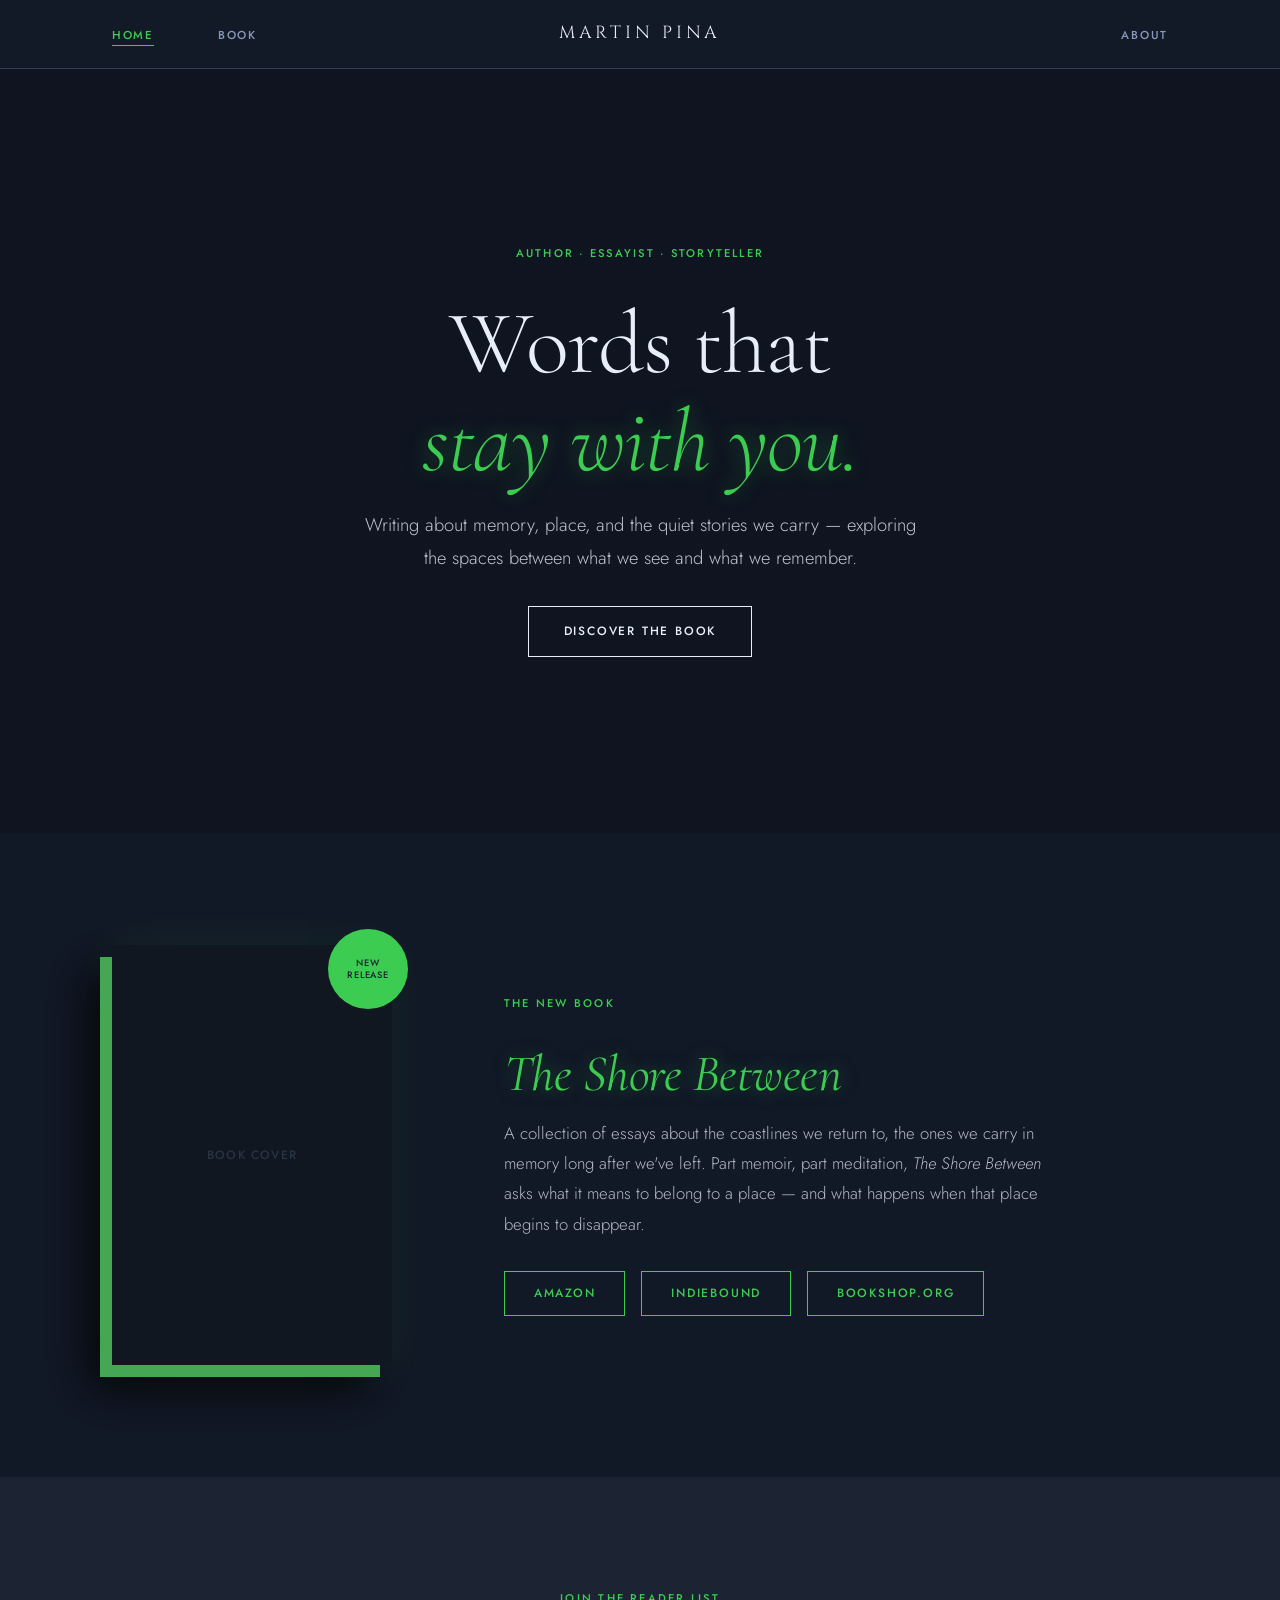
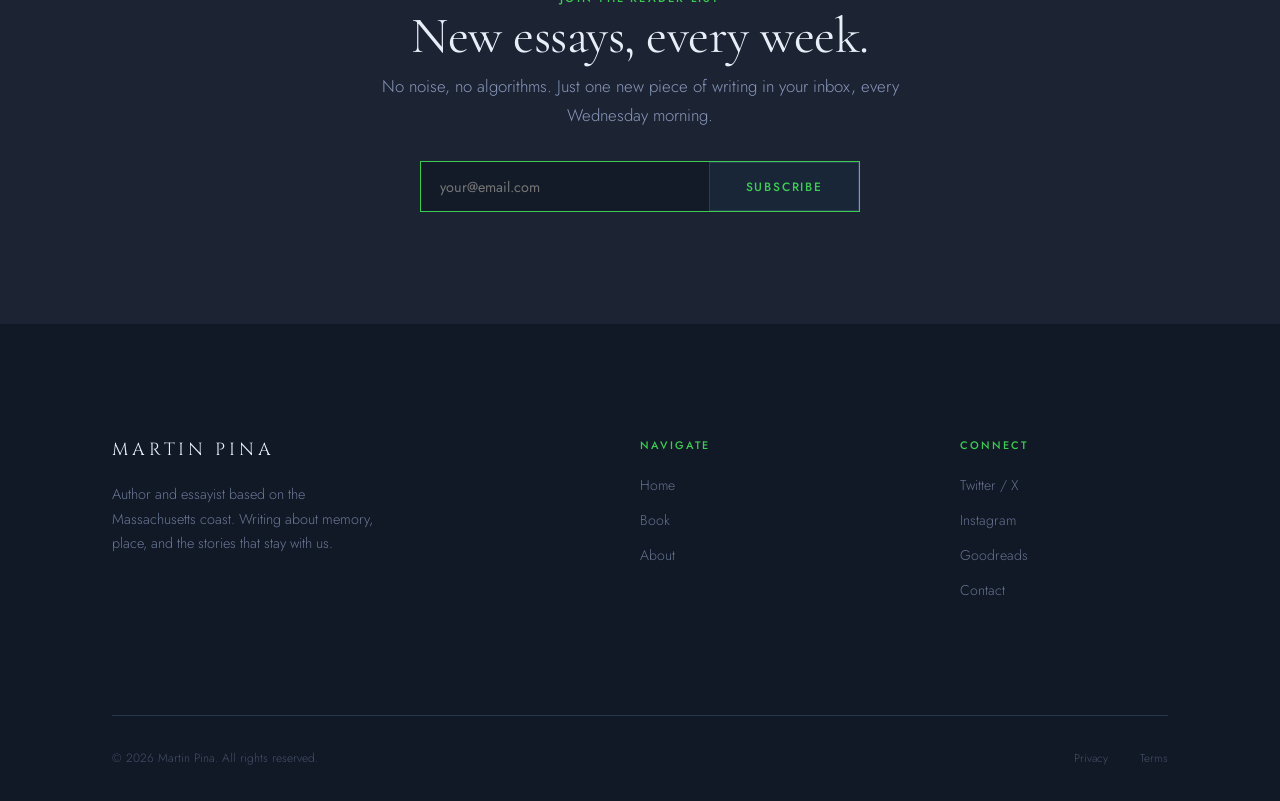
<file: index.html>
<!DOCTYPE html>
<html lang="en">
<head>
  <meta charset="UTF-8" />
  <meta name="viewport" content="width=device-width, initial-scale=1.0" />
  <title>Martin Pina — Author & Writer</title>
  <meta name="description" content="Martin Pina is an author and essayist writing about memory, place, and the stories that shape us." />

  <!-- Open Graph -->
  <meta property="og:title" content="Martin Pina — Author & Writer" />
  <meta property="og:description" content="Author and essayist writing about memory, place, and the stories that shape us." />
  <meta property="og:type" content="website" />
  <meta property="og:url" content="https://martinpina.com" />

  <!-- Fonts & Styles -->
  <link rel="preconnect" href="https://fonts.googleapis.com" />
  <link rel="preconnect" href="https://fonts.gstatic.com" crossorigin />
  <link rel="stylesheet" href="css/styles.css" />

  <!-- Structured Data -->
  <script type="application/ld+json">
  {
    "@context": "https://schema.org",
    "@type": "Person",
    "name": "Martin Pina",
    "url": "https://martinpina.com",
    "jobTitle": "Author",
    "description": "Author and essayist writing about memory, place, and the stories that shape us."
  }
  </script>
</head>
<body>

<!-- ── Navigation ─────────────────────────────────────────── -->
<nav class="site-nav" aria-label="Main navigation">
  <div class="nav-inner">
    <ul class="nav-links nav-left" role="list">
      <li><a href="index.html">Home</a></li>
      <li><a href="book.html">Book</a></li>
    </ul>
    <a href="index.html" class="nav-logo">Martin Pina</a>
    <ul class="nav-links nav-right" role="list">
      <li><a href="about.html">About</a></li>
    </ul>
    <button class="nav-menu-btn" aria-label="Toggle menu" aria-expanded="false">
      <span></span><span></span><span></span>
    </button>
  </div>
  <div class="nav-mobile" aria-label="Mobile navigation">
    <a href="index.html">Home</a>
    <a href="book.html">Book</a>
    <a href="about.html">About</a>
  </div>
</nav>

<main>

  <!-- ── Hero ────────────────────────────────────────────── -->
  <!-- To set a background image: add style="background-image:url('assets/images/hero.jpg')" -->
  <section class="hero" aria-label="Introduction">
    <div class="hero-content">
      <p class="eyebrow hero-eyebrow fade-up fade-up-1">Author · Essayist · Storyteller</p>
      <h1 class="hero-headline fade-up fade-up-2">
        Words that<br>
        <em>stay with you.</em>
      </h1>
      <p class="hero-sub fade-up fade-up-3">
        Writing about memory, place, and the quiet stories we carry —
        exploring the spaces between what we see and what we remember.
      </p>
      <div class="hero-actions fade-up fade-up-4">
        <a href="book.html" class="btn btn-outline">Discover the Book</a>
      </div>
    </div>
  </section>

  <!-- ── Featured Posts (hidden) ──────────────────────────────────── -->
  <!--
  <section class="featured-posts">
    <div class="container">
      <div class="section-header reveal">
        <h2>From the Blog</h2>
        <a href="blog/index.html" class="section-link">All posts →</a>
      </div>
      <div class="posts-grid">
        <article class="post-card post-card-featured reveal">
          <a href="blog/the-light-at-onset.html">
            <div class="post-card-img img-placeholder" style="aspect-ratio:16/9;">Post Image</div>
            <div class="post-meta">
              <span class="post-tag">Essay</span>
              <span class="post-date">February 19, 2026</span>
            </div>
            <h3>The Light at Onset: How a Harbor Town Holds Memory</h3>
            <p class="post-excerpt">
              There is a particular quality of February light on the water at Onset that has no name I know of.
              It arrives sideways, low and serious, settling over the docked boats with something like patience.
            </p>
            <span class="post-read-more">Read essay</span>
          </a>
        </article>
        <article class="post-card post-card-sm reveal">
          <a href="blog/on-keeping-a-notebook.html">
            <div class="post-meta">
              <span class="post-tag">Craft</span>
              <span class="post-date">Feb 12</span>
            </div>
            <h3>On Keeping a Notebook Without Rules</h3>
            <p class="post-excerpt">
              The notebook that serves you is the one you actually use — not the beautiful
              blank one you're afraid to mark.
            </p>
            <span class="post-read-more">Read</span>
          </a>
        </article>
        <article class="post-card post-card-sm reveal">
          <a href="blog/what-new-england-teaches.html">
            <div class="post-meta">
              <span class="post-tag">Place</span>
              <span class="post-date">Feb 5</span>
            </div>
            <h3>What New England Teaches You About Patience</h3>
            <p class="post-excerpt">
              Winter here is not a pause. It is an argument the landscape makes
              with itself, quietly and at length.
            </p>
            <span class="post-read-more">Read</span>
          </a>
        </article>
      </div>
    </div>
  </section>
  -->

  <!-- ── Book Feature ─────────────────────────────────────── -->
  <section class="book-feature">
    <div class="container">
      <div class="book-feature-inner">
        <div class="book-cover-wrap reveal">
          <!-- Replace with actual book cover -->
          <div class="book-cover img-placeholder" style="width:280px;aspect-ratio:2/3;">Book Cover</div>
          <div class="book-badge">New<br>Release</div>
        </div>
        <div class="book-feature-text reveal">
          <p class="eyebrow">The New Book</p>
          <h2><em>The Shore Between</em></h2>
          <p class="book-synopsis">
            A collection of essays about the coastlines we return to, the ones we
            carry in memory long after we've left. Part memoir, part meditation,
            <em>The Shore Between</em> asks what it means to belong to a place — and
            what happens when that place begins to disappear.
          </p>
          <div class="book-buy-links">
            <a href="#" class="btn btn-ghost">Amazon</a>
            <a href="#" class="btn btn-ghost">IndieBound</a>
            <a href="#" class="btn btn-ghost">Bookshop.org</a>
          </div>
        </div>
      </div>
    </div>
  </section>

  <!-- ── Newsletter ───────────────────────────────────────── -->
  <section class="newsletter-section">
    <div class="newsletter-inner">
      <p class="eyebrow reveal">Join the Reader List</p>
      <h2 class="reveal">New essays, every week.</h2>
      <p class="newsletter-sub reveal">
        No noise, no algorithms. Just one new piece of writing in your inbox,
        every Wednesday morning.
      </p>
      <form class="newsletter-form reveal" name="newsletter" method="POST" data-netlify="true" aria-label="Newsletter signup">
        <input type="email" name="email" placeholder="your@email.com" required aria-label="Email address" />
        <button type="submit" class="btn btn-dark">Subscribe</button>
      </form>
    </div>
  </section>

</main>

<!-- ── Footer ──────────────────────────────────────────────── -->
<footer class="site-footer">
  <div class="container">
    <div class="footer-inner">
      <div class="footer-brand">
        <a href="index.html" class="nav-logo">Martin <span>Pina</span></a>
        <p>Author and essayist based on the Massachusetts coast. Writing about memory, place, and the stories that stay with us.</p>
      </div>
      <div class="footer-col">
        <h5>Navigate</h5>
        <ul>
          <li><a href="index.html">Home</a></li>
          <li><a href="book.html">Book</a></li>
          <li><a href="about.html">About</a></li>
        </ul>
      </div>
      <div class="footer-col">
        <h5>Connect</h5>
        <ul>
          <li><a href="#">Twitter / X</a></li>
          <li><a href="#">Instagram</a></li>
          <li><a href="#">Goodreads</a></li>
          <li><a href="about.html#contact">Contact</a></li>
        </ul>
      </div>
    </div>
    <div class="footer-bottom">
      <span class="footer-copyright">© 2026 Martin Pina. All rights reserved.</span>
      <div class="footer-legal">
        <a href="#">Privacy</a>
        <a href="#">Terms</a>
      </div>
    </div>
  </div>
</footer>

<script src="js/main.js"></script>
</body>
</html>
</file>
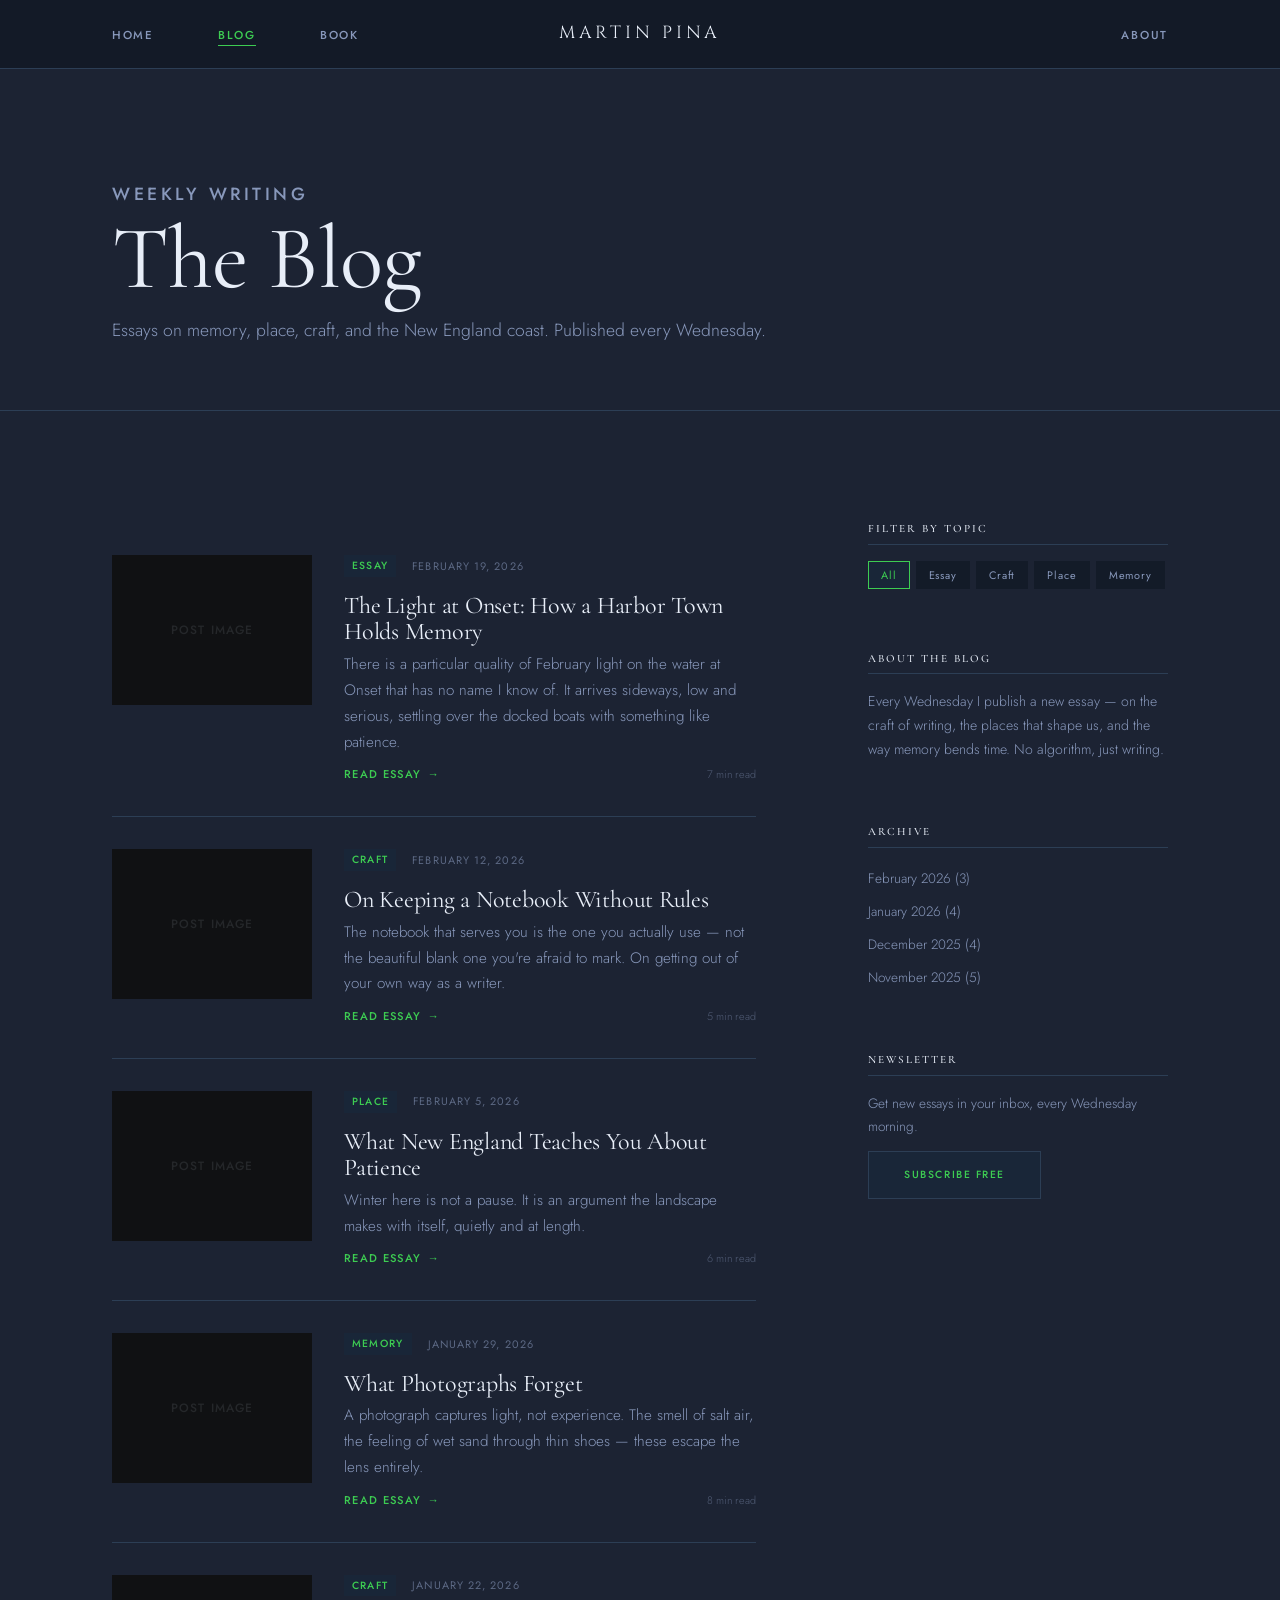
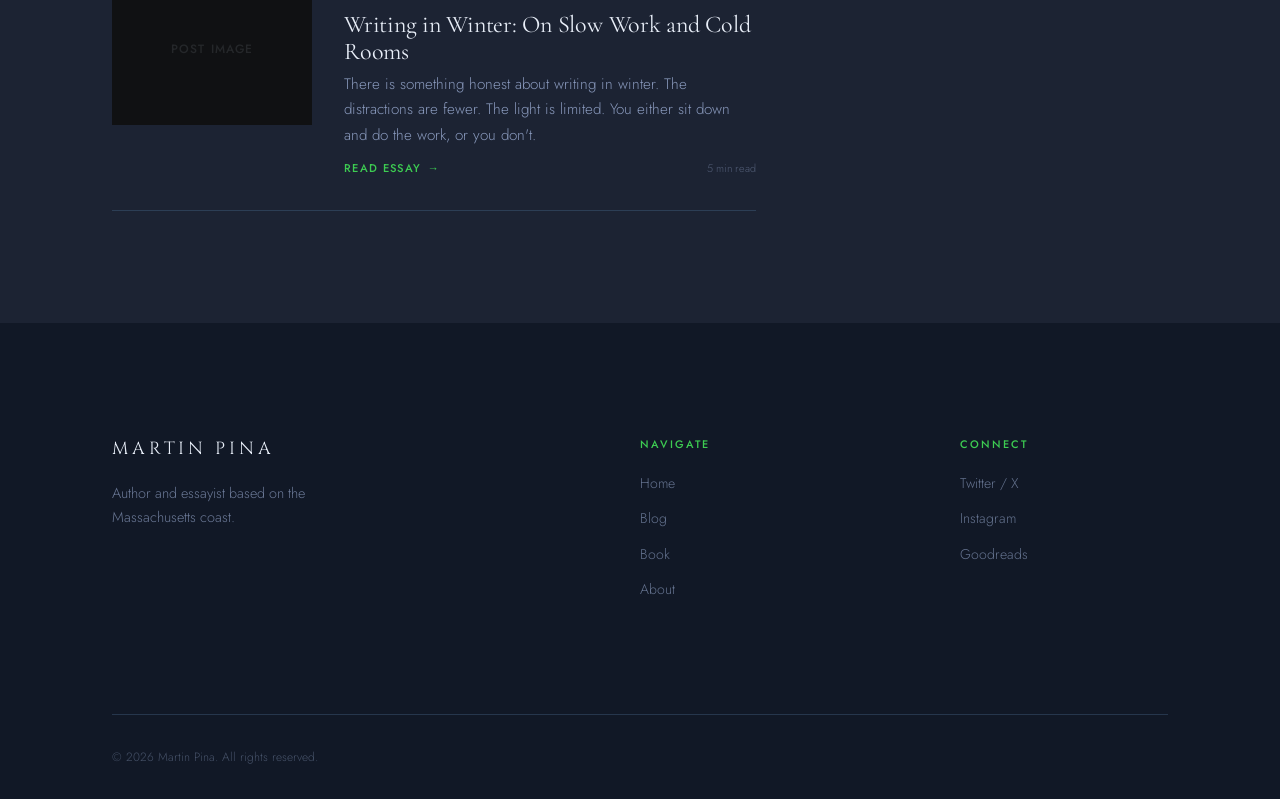
<file: blog/index.html>
<!DOCTYPE html>
<html lang="en">
<head>
  <meta charset="UTF-8" />
  <meta name="viewport" content="width=device-width, initial-scale=1.0" />
  <title>Blog — Martin Pina</title>
  <meta name="description" content="Weekly essays on memory, place, writing craft, and the New England coast." />
  <meta property="og:title" content="Blog — Martin Pina" />
  <meta property="og:description" content="Weekly essays on memory, place, writing craft, and the New England coast." />
  <link rel="preconnect" href="https://fonts.googleapis.com" />
  <link rel="preconnect" href="https://fonts.gstatic.com" crossorigin />
  <link rel="stylesheet" href="../css/styles.css" />
</head>
<body>

<nav class="site-nav">
  <div class="nav-inner">
    <ul class="nav-links nav-left" role="list">
      <li><a href="../index.html">Home</a></li>
      <li><a href="index.html" class="active">Blog</a></li>
      <li><a href="../book.html">Book</a></li>
    </ul>
    <a href="../index.html" class="nav-logo">Martin Pina</a>
    <ul class="nav-links nav-right" role="list">
      <li><a href="../about.html">About</a></li>
    </ul>
    <button class="nav-menu-btn" aria-label="Toggle menu" aria-expanded="false">
      <span></span><span></span><span></span>
    </button>
  </div>
  <div class="nav-mobile" aria-label="Mobile navigation">
    <a href="../index.html">Home</a>
    <a href="index.html" class="active">Blog</a>
    <a href="../book.html">Book</a>
    <a href="../about.html">About</a>
  </div>
</nav>

<main>

  <div class="page-hero">
    <div class="container">
      <p class="eyebrow fade-up fade-up-1">Weekly Writing</p>
      <h1 class="fade-up fade-up-2">The Blog</h1>
      <p class="fade-up fade-up-3">Essays on memory, place, craft, and the New England coast. Published every Wednesday.</p>
    </div>
  </div>

  <div class="container">
    <div class="blog-layout">

      <!-- Posts List -->
      <div class="blog-posts-list">

        <article class="blog-post-item reveal" data-tag="essay">
          <a href="the-light-at-onset.html">
            <div class="blog-post-thumb img-placeholder" style="aspect-ratio:4/3;">Post Image</div>
          </a>
          <div>
            <div class="post-meta">
              <span class="post-tag">Essay</span>
              <span class="post-date">February 19, 2026</span>
            </div>
            <h3 class="blog-post-title">
              <a href="the-light-at-onset.html">The Light at Onset: How a Harbor Town Holds Memory</a>
            </h3>
            <p class="blog-post-excerpt">
              There is a particular quality of February light on the water at Onset that has no name I know of.
              It arrives sideways, low and serious, settling over the docked boats with something like patience.
            </p>
            <div class="blog-post-footer">
              <a href="the-light-at-onset.html" class="post-read-more">Read essay</a>
              <span class="read-time">7 min read</span>
            </div>
          </div>
        </article>

        <article class="blog-post-item reveal" data-tag="craft">
          <a href="on-keeping-a-notebook.html">
            <div class="blog-post-thumb img-placeholder" style="aspect-ratio:4/3;">Post Image</div>
          </a>
          <div>
            <div class="post-meta">
              <span class="post-tag">Craft</span>
              <span class="post-date">February 12, 2026</span>
            </div>
            <h3 class="blog-post-title">
              <a href="on-keeping-a-notebook.html">On Keeping a Notebook Without Rules</a>
            </h3>
            <p class="blog-post-excerpt">
              The notebook that serves you is the one you actually use — not the beautiful
              blank one you're afraid to mark. On getting out of your own way as a writer.
            </p>
            <div class="blog-post-footer">
              <a href="on-keeping-a-notebook.html" class="post-read-more">Read essay</a>
              <span class="read-time">5 min read</span>
            </div>
          </div>
        </article>

        <article class="blog-post-item reveal" data-tag="place">
          <a href="what-new-england-teaches.html">
            <div class="blog-post-thumb img-placeholder" style="aspect-ratio:4/3;">Post Image</div>
          </a>
          <div>
            <div class="post-meta">
              <span class="post-tag">Place</span>
              <span class="post-date">February 5, 2026</span>
            </div>
            <h3 class="blog-post-title">
              <a href="what-new-england-teaches.html">What New England Teaches You About Patience</a>
            </h3>
            <p class="blog-post-excerpt">
              Winter here is not a pause. It is an argument the landscape makes
              with itself, quietly and at length.
            </p>
            <div class="blog-post-footer">
              <a href="what-new-england-teaches.html" class="post-read-more">Read essay</a>
              <span class="read-time">6 min read</span>
            </div>
          </div>
        </article>

        <article class="blog-post-item reveal" data-tag="memory">
          <a href="what-photographs-forget.html">
            <div class="blog-post-thumb img-placeholder" style="aspect-ratio:4/3;">Post Image</div>
          </a>
          <div>
            <div class="post-meta">
              <span class="post-tag">Memory</span>
              <span class="post-date">January 29, 2026</span>
            </div>
            <h3 class="blog-post-title">
              <a href="what-photographs-forget.html">What Photographs Forget</a>
            </h3>
            <p class="blog-post-excerpt">
              A photograph captures light, not experience. The smell of salt air, the feeling
              of wet sand through thin shoes — these escape the lens entirely.
            </p>
            <div class="blog-post-footer">
              <a href="what-photographs-forget.html" class="post-read-more">Read essay</a>
              <span class="read-time">8 min read</span>
            </div>
          </div>
        </article>

        <article class="blog-post-item reveal" data-tag="craft">
          <a href="writing-in-winter.html">
            <div class="blog-post-thumb img-placeholder" style="aspect-ratio:4/3;">Post Image</div>
          </a>
          <div>
            <div class="post-meta">
              <span class="post-tag">Craft</span>
              <span class="post-date">January 22, 2026</span>
            </div>
            <h3 class="blog-post-title">
              <a href="writing-in-winter.html">Writing in Winter: On Slow Work and Cold Rooms</a>
            </h3>
            <p class="blog-post-excerpt">
              There is something honest about writing in winter. The distractions
              are fewer. The light is limited. You either sit down and do the work, or you don't.
            </p>
            <div class="blog-post-footer">
              <a href="writing-in-winter.html" class="post-read-more">Read essay</a>
              <span class="read-time">5 min read</span>
            </div>
          </div>
        </article>

      </div>

      <!-- Sidebar -->
      <aside class="blog-sidebar">
        <div class="sidebar-section reveal">
          <h4>Filter by Topic</h4>
          <div class="sidebar-tags">
            <span class="sidebar-tag active" data-tag="all">All</span>
            <span class="sidebar-tag" data-tag="essay">Essay</span>
            <span class="sidebar-tag" data-tag="craft">Craft</span>
            <span class="sidebar-tag" data-tag="place">Place</span>
            <span class="sidebar-tag" data-tag="memory">Memory</span>
          </div>
        </div>

        <div class="sidebar-section reveal">
          <h4>About the Blog</h4>
          <p style="font-size:0.88rem;color:var(--ink-soft);line-height:1.7;">
            Every Wednesday I publish a new essay — on the craft of writing, the places
            that shape us, and the way memory bends time. No algorithm, just writing.
          </p>
        </div>

        <div class="sidebar-section reveal">
          <h4>Archive</h4>
          <ul class="sidebar-archive-list">
            <li><a href="#">February 2026 (3)</a></li>
            <li><a href="#">January 2026 (4)</a></li>
            <li><a href="#">December 2025 (4)</a></li>
            <li><a href="#">November 2025 (5)</a></li>
          </ul>
        </div>

        <div class="sidebar-section reveal">
          <h4>Newsletter</h4>
          <p style="font-size:0.85rem;color:var(--ink-soft);line-height:1.7;margin-bottom:0.8rem;">
            Get new essays in your inbox, every Wednesday morning.
          </p>
          <a href="../index.html#newsletter" class="btn btn-dark" style="font-size:0.65rem;">Subscribe Free</a>
        </div>
      </aside>

    </div>
  </div>

</main>

<footer class="site-footer">
  <div class="container">
    <div class="footer-inner">
      <div class="footer-brand">
        <a href="../index.html" class="nav-logo">Martin <span>Pina</span></a>
        <p>Author and essayist based on the Massachusetts coast.</p>
      </div>
      <div class="footer-col">
        <h5>Navigate</h5>
        <ul>
          <li><a href="../index.html">Home</a></li>
          <li><a href="index.html">Blog</a></li>
          <li><a href="../book.html">Book</a></li>
          <li><a href="../about.html">About</a></li>
        </ul>
      </div>
      <div class="footer-col">
        <h5>Connect</h5>
        <ul>
          <li><a href="#">Twitter / X</a></li>
          <li><a href="#">Instagram</a></li>
          <li><a href="#">Goodreads</a></li>
        </ul>
      </div>
    </div>
    <div class="footer-bottom">
      <span class="footer-copyright">© 2026 Martin Pina. All rights reserved.</span>
    </div>
  </div>
</footer>

<script src="../js/main.js"></script>
</body>
</html>
</file>
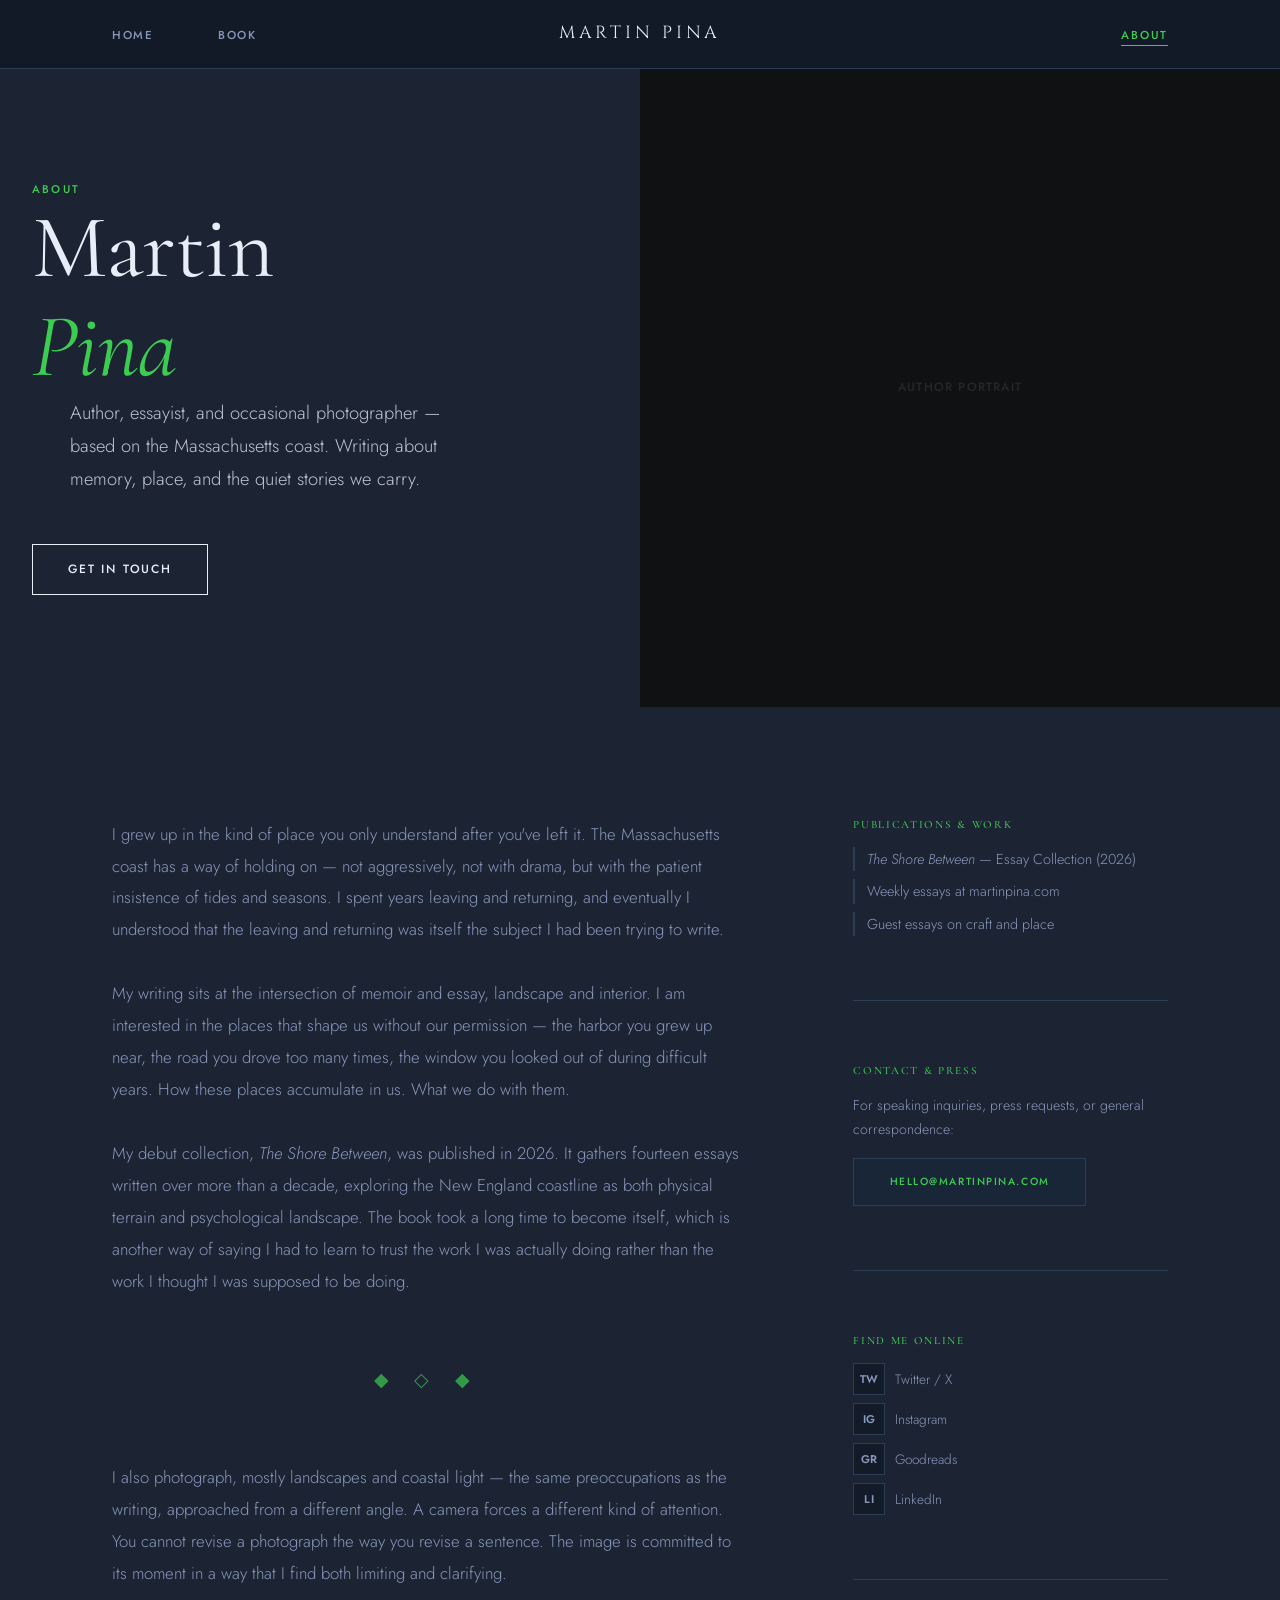
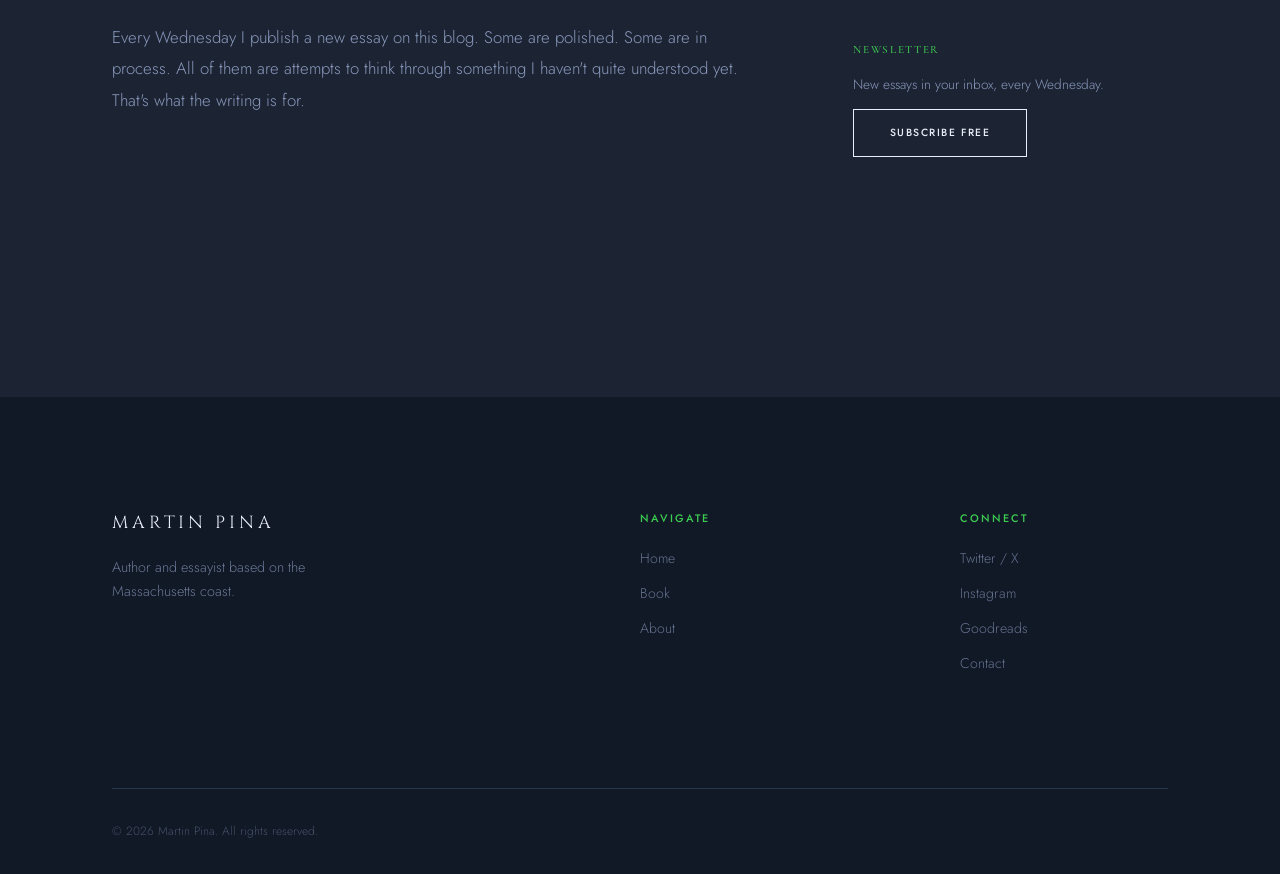
<file: about.html>
<!DOCTYPE html>
<html lang="en">
<head>
  <meta charset="UTF-8" />
  <meta name="viewport" content="width=device-width, initial-scale=1.0" />
  <title>About — Martin Pina</title>
  <meta name="description" content="Martin Pina is an author and essayist based on the Massachusetts coast, writing about memory, place, and the stories that shape us." />
  <meta property="og:title" content="About Martin Pina" />
  <meta property="og:description" content="Author and essayist based on the Massachusetts coast." />
  <link rel="preconnect" href="https://fonts.googleapis.com" />
  <link rel="preconnect" href="https://fonts.gstatic.com" crossorigin />
  <link rel="stylesheet" href="css/styles.css" />
</head>
<body>

<nav class="site-nav">
  <div class="nav-inner">
    <ul class="nav-links nav-left" role="list">
      <li><a href="index.html">Home</a></li>
      <li><a href="book.html">Book</a></li>
    </ul>
    <a href="index.html" class="nav-logo">Martin Pina</a>
    <ul class="nav-links nav-right" role="list">
      <li><a href="about.html" class="active">About</a></li>
    </ul>
    <button class="nav-menu-btn" aria-label="Toggle menu" aria-expanded="false">
      <span></span><span></span><span></span>
    </button>
  </div>
  <div class="nav-mobile" aria-label="Mobile navigation">
    <a href="index.html">Home</a>
    <a href="book.html">Book</a>
    <a href="about.html" class="active">About</a>
  </div>
</nav>

<main>

  <!-- About Hero -->
  <section class="about-hero">
    <div class="about-hero-text">
      <p class="eyebrow fade-up fade-up-1">About</p>
      <h1 class="fade-up fade-up-2">Martin<br><em style="color:var(--amber);font-style:italic;">Pina</em></h1>
      <p class="hero-sub fade-up fade-up-3" style="max-width:420px;">
        Author, essayist, and occasional photographer — based on the Massachusetts coast.
        Writing about memory, place, and the quiet stories we carry.
      </p>
      <a href="#contact" class="btn btn-outline fade-up fade-up-4" style="margin-top:var(--spacing-sm);">Get in Touch</a>
    </div>
    <div class="about-hero-img-wrap">
      <!-- Replace with: <img src="assets/images/martin-pina-portrait.jpg" alt="Martin Pina, author" class="about-hero-img"> -->
      <div class="about-hero-img img-placeholder" style="width:100%;height:100%;">Author Portrait</div>
    </div>
  </section>

  <!-- About Body -->
  <section class="about-body">
    <div class="container">
      <div class="about-grid">
        <div class="about-prose reveal">
          <p>
            I grew up in the kind of place you only understand after you've left it. The Massachusetts
            coast has a way of holding on — not aggressively, not with drama, but with the patient
            insistence of tides and seasons. I spent years leaving and returning, and eventually I
            understood that the leaving and returning was itself the subject I had been trying to write.
          </p>
          <p>
            My writing sits at the intersection of memoir and essay, landscape and interior. I am
            interested in the places that shape us without our permission — the harbor you grew up
            near, the road you drove too many times, the window you looked out of during difficult
            years. How these places accumulate in us. What we do with them.
          </p>
          <p>
            My debut collection, <em>The Shore Between</em>, was published in 2026. It gathers
            fourteen essays written over more than a decade, exploring the New England coastline as
            both physical terrain and psychological landscape. The book took a long time to become
            itself, which is another way of saying I had to learn to trust the work I was actually
            doing rather than the work I thought I was supposed to be doing.
          </p>

          <div class="ornament" style="margin:var(--spacing-lg) 0;"></div>

          <p>
            I also photograph, mostly landscapes and coastal light — the same preoccupations as the
            writing, approached from a different angle. A camera forces a different kind of attention.
            You cannot revise a photograph the way you revise a sentence. The image is committed to
            its moment in a way that I find both limiting and clarifying.
          </p>
          <p>
            Every Wednesday I publish a new essay on this blog. Some are polished. Some are in
            process. All of them are attempts to think through something I haven't quite understood yet.
            That's what the writing is for.
          </p>
        </div>

        <!-- Aside -->
        <aside class="about-aside">
          <div class="about-aside-section reveal">
            <h4>Publications & Work</h4>
            <ul class="pub-list">
              <li><em>The Shore Between</em> — Essay Collection (2026)</li>
              <li>Weekly essays at martinpina.com</li>
              <li>Guest essays on craft and place</li>
            </ul>
          </div>

          <div class="about-aside-section reveal" id="contact">
            <h4>Contact & Press</h4>
            <p style="font-size:0.88rem;color:var(--ink-soft);line-height:1.7;margin-bottom:var(--spacing-sm);">
              For speaking inquiries, press requests, or general correspondence:
            </p>
            <a href="mailto:hello@martinpina.com" class="btn btn-dark" style="font-size:0.65rem;">
              hello@martinpina.com
            </a>
          </div>

          <div class="about-aside-section reveal">
            <h4>Find Me Online</h4>
            <div class="social-links">
              <a href="#" class="social-link">
                <span class="social-icon">TW</span>
                Twitter / X
              </a>
              <a href="#" class="social-link">
                <span class="social-icon">IG</span>
                Instagram
              </a>
              <a href="#" class="social-link">
                <span class="social-icon">GR</span>
                Goodreads
              </a>
              <a href="#" class="social-link">
                <span class="social-icon">LI</span>
                LinkedIn
              </a>
            </div>
          </div>

          <div class="about-aside-section reveal">
            <h4>Newsletter</h4>
            <p style="font-size:0.85rem;color:var(--ink-soft);line-height:1.7;margin-bottom:0.8rem;">
              New essays in your inbox, every Wednesday.
            </p>
            <a href="index.html#newsletter" class="btn btn-outline" style="font-size:0.65rem;">Subscribe Free</a>
          </div>
        </aside>
      </div>
    </div>
  </section>

</main>

<footer class="site-footer">
  <div class="container">
    <div class="footer-inner">
      <div class="footer-brand">
        <a href="index.html" class="nav-logo">Martin <span>Pina</span></a>
        <p>Author and essayist based on the Massachusetts coast.</p>
      </div>
      <div class="footer-col">
        <h5>Navigate</h5>
        <ul>
          <li><a href="index.html">Home</a></li>
          <li><a href="book.html">Book</a></li>
          <li><a href="about.html">About</a></li>
        </ul>
      </div>
      <div class="footer-col">
        <h5>Connect</h5>
        <ul>
          <li><a href="#">Twitter / X</a></li>
          <li><a href="#">Instagram</a></li>
          <li><a href="#">Goodreads</a></li>
          <li><a href="about.html#contact">Contact</a></li>
        </ul>
      </div>
    </div>
    <div class="footer-bottom">
      <span class="footer-copyright">© 2026 Martin Pina. All rights reserved.</span>
    </div>
  </div>
</footer>

<script src="js/main.js"></script>
</body>
</html>
</file>
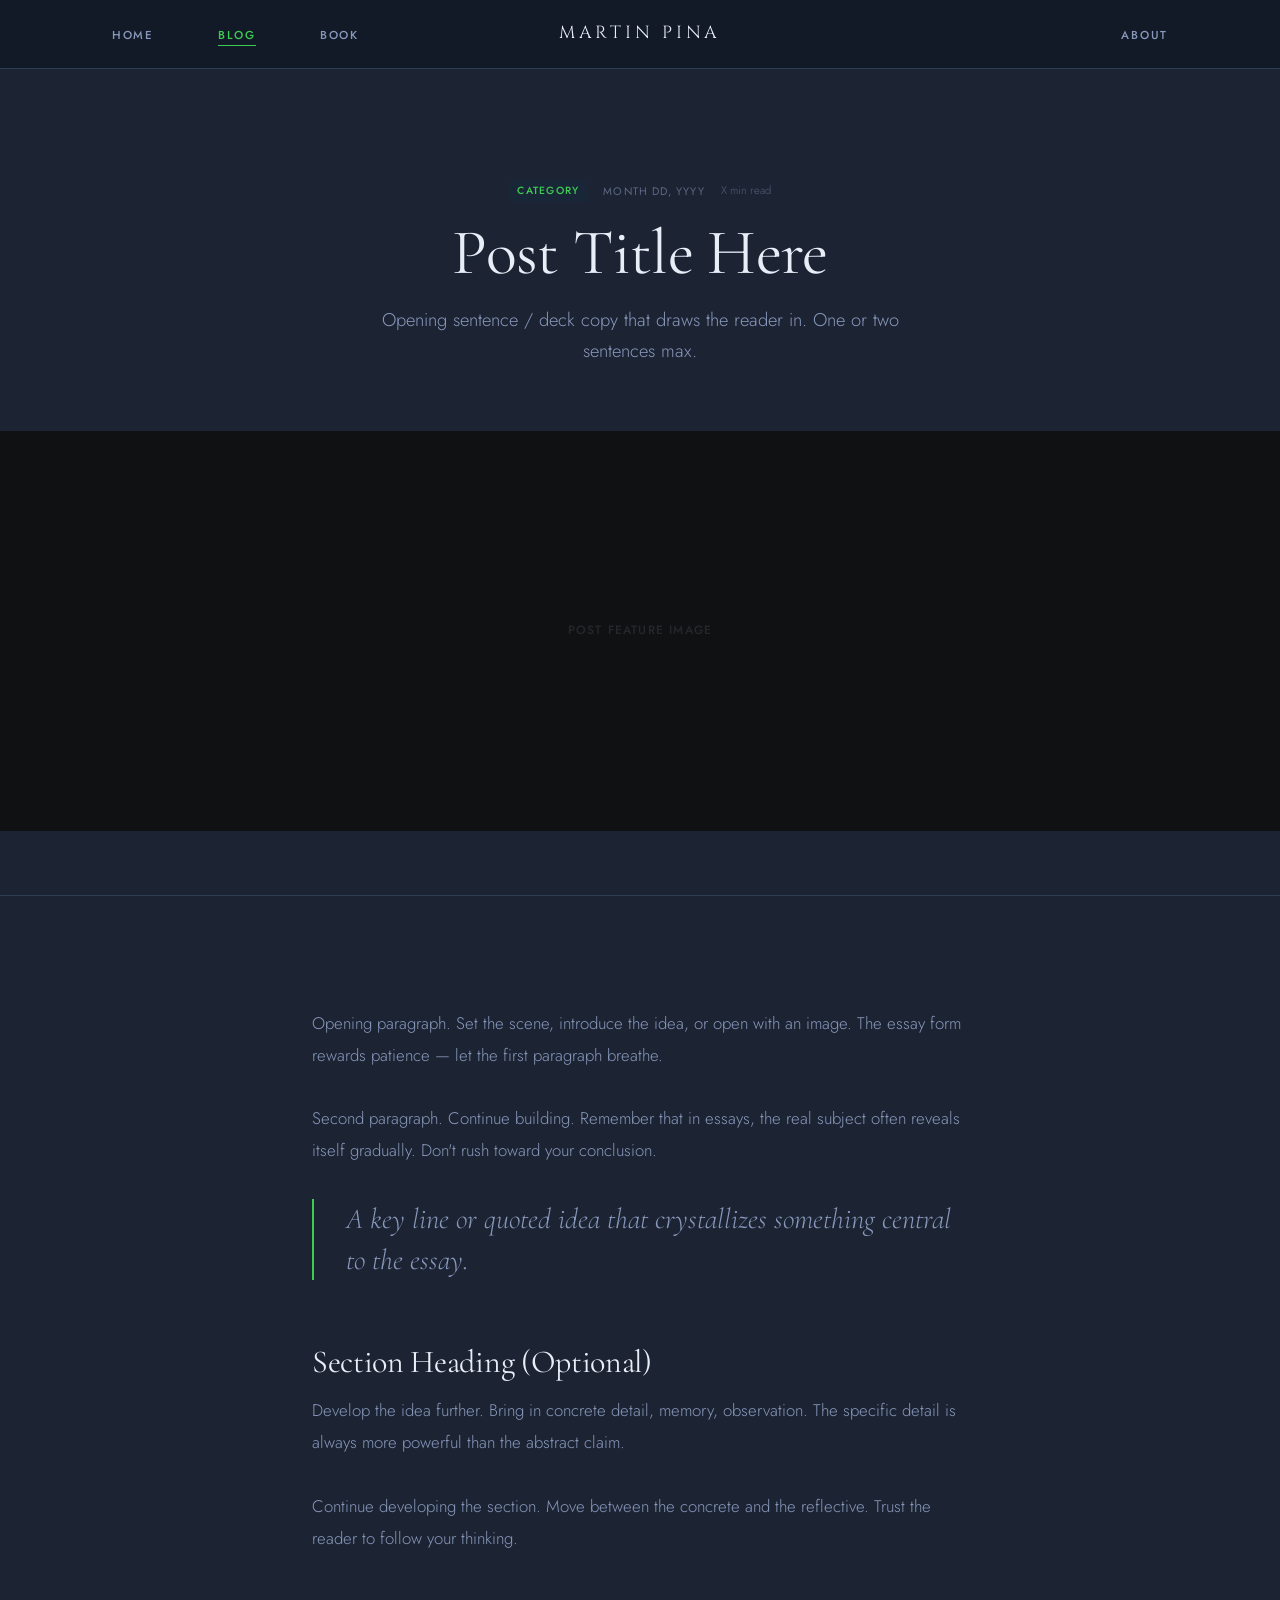
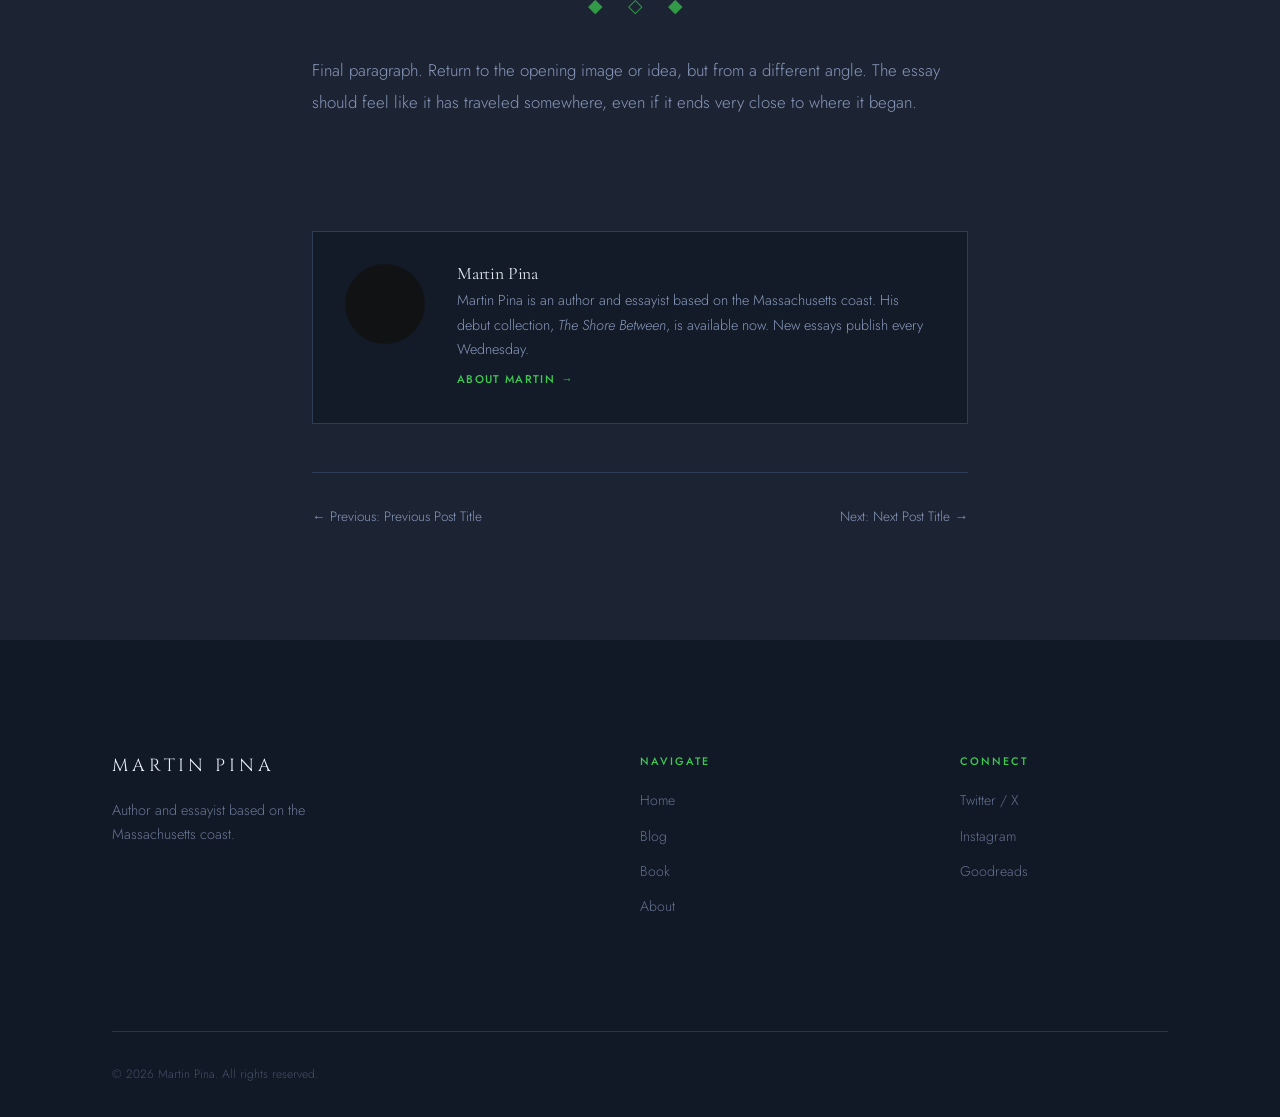
<file: blog/_POST-TEMPLATE.html>
<!DOCTYPE html>
<html lang="en">
<head>
  <meta charset="UTF-8" />
  <meta name="viewport" content="width=device-width, initial-scale=1.0" />

  <!-- ═══ EDIT: Update these fields for each post ═══ -->
  <title>POST TITLE — Martin Pina</title>
  <meta name="description" content="POST EXCERPT (150–160 characters)" />
  <meta property="og:title" content="POST TITLE" />
  <meta property="og:description" content="POST EXCERPT" />
  <meta property="og:image" content="https://martinpina.com/assets/images/POST-IMAGE.jpg" />
  <!-- ════════════════════════════════════════════════ -->

  <meta property="og:type" content="article" />
  <link rel="preconnect" href="https://fonts.googleapis.com" />
  <link rel="preconnect" href="https://fonts.gstatic.com" crossorigin />
  <link rel="stylesheet" href="../css/styles.css" />

  <!-- ═══ EDIT: Update structured data ═══ -->
  <script type="application/ld+json">
  {
    "@context": "https://schema.org",
    "@type": "BlogPosting",
    "headline": "POST TITLE",
    "author": { "@type": "Person", "name": "Martin Pina", "url": "https://martinpina.com" },
    "datePublished": "YYYY-MM-DD",
    "description": "POST EXCERPT",
    "image": "https://martinpina.com/assets/images/POST-IMAGE.jpg"
  }
  </script>
  <!-- ═══════════════════════════════════ -->
</head>
<body>

<div class="reading-progress" aria-hidden="true"></div>

<nav class="site-nav">
  <div class="nav-inner">
    <ul class="nav-links nav-left" role="list">
      <li><a href="../index.html">Home</a></li>
      <li><a href="index.html" class="active">Blog</a></li>
      <li><a href="../book.html">Book</a></li>
    </ul>
    <a href="../index.html" class="nav-logo">Martin Pina</a>
    <ul class="nav-links nav-right" role="list">
      <li><a href="../about.html">About</a></li>
    </ul>
    <button class="nav-menu-btn" aria-label="Toggle menu" aria-expanded="false">
      <span></span><span></span><span></span>
    </button>
  </div>
  <div class="nav-mobile" aria-label="Mobile navigation">
    <a href="../index.html">Home</a>
    <a href="index.html" class="active">Blog</a>
    <a href="../book.html">Book</a>
    <a href="../about.html">About</a>
  </div>
</nav>

<main>

  <!-- ═══ EDIT: Post header ═══ -->
  <section class="post-hero-section">
    <div class="container">
      <div class="post-meta">
        <span class="post-tag">CATEGORY</span>    <!-- Essay / Craft / Place / Memory -->
        <span class="post-date">Month DD, YYYY</span>
        <span class="read-time" style="opacity:0.5;font-size:0.7rem;">X min read</span>
      </div>
      <h1 class="fade-up fade-up-1">Post Title Here</h1>
      <p class="post-excerpt fade-up fade-up-2">
        Opening sentence / deck copy that draws the reader in. One or two sentences max.
      </p>
    </div>
    <!-- Replace src with post feature image -->
    <div class="post-hero-img img-placeholder" style="height:400px;">Post Feature Image</div>
  </section>
  <!-- ══════════════════════════ -->

  <section class="post-body">
    <div class="content-container">
      <article class="post-content">

        <!-- ═══ EDIT: Write your post content here ═══ -->

        <p>
          Opening paragraph. Set the scene, introduce the idea, or open with an image.
          The essay form rewards patience — let the first paragraph breathe.
        </p>

        <p>
          Second paragraph. Continue building. Remember that in essays, the real subject
          often reveals itself gradually. Don't rush toward your conclusion.
        </p>

        <blockquote>
          A key line or quoted idea that crystallizes something central to the essay.
        </blockquote>

        <h2>Section Heading (Optional)</h2>

        <p>
          Develop the idea further. Bring in concrete detail, memory, observation.
          The specific detail is always more powerful than the abstract claim.
        </p>

        <p>
          Continue developing the section. Move between the concrete and the reflective.
          Trust the reader to follow your thinking.
        </p>

        <div class="ornament" style="margin:2rem 0;"></div>

        <p>
          Final paragraph. Return to the opening image or idea, but from a different angle.
          The essay should feel like it has traveled somewhere, even if it ends
          very close to where it began.
        </p>

        <!-- ═══════════════════════════════════════════ -->

      </article>

      <!-- Author Bio — leave unchanged -->
      <div class="post-author-bio reveal">
        <div class="post-author-photo img-placeholder" style="width:80px;height:80px;border-radius:50%;flex-shrink:0;">
          <!-- <img src="../assets/images/author-thumb.jpg" alt="Martin Pina"> -->
        </div>
        <div>
          <h4>Martin Pina</h4>
          <p>
            Martin Pina is an author and essayist based on the Massachusetts coast.
            His debut collection, <em>The Shore Between</em>, is available now.
            New essays publish every Wednesday.
          </p>
          <a href="../about.html" class="post-read-more" style="margin-top:0.5rem;display:inline-flex;">About Martin</a>
        </div>
      </div>

      <!-- ═══ EDIT: Post navigation links ═══ -->
      <nav aria-label="Post navigation" style="display:flex;justify-content:space-between;margin-top:3rem;padding-top:2rem;border-top:1px solid var(--rule);">
        <a href="PREVIOUS-POST-SLUG.html" style="font-size:0.85rem;color:var(--ink-soft);">← Previous: Previous Post Title</a>
        <a href="NEXT-POST-SLUG.html" style="font-size:0.85rem;color:var(--ink-soft);">Next: Next Post Title →</a>
      </nav>
      <!-- ════════════════════════════════════ -->

    </div>
  </section>

</main>

<footer class="site-footer">
  <div class="container">
    <div class="footer-inner">
      <div class="footer-brand">
        <a href="../index.html" class="nav-logo">Martin <span>Pina</span></a>
        <p>Author and essayist based on the Massachusetts coast.</p>
      </div>
      <div class="footer-col">
        <h5>Navigate</h5>
        <ul>
          <li><a href="../index.html">Home</a></li>
          <li><a href="index.html">Blog</a></li>
          <li><a href="../book.html">Book</a></li>
          <li><a href="../about.html">About</a></li>
        </ul>
      </div>
      <div class="footer-col">
        <h5>Connect</h5>
        <ul>
          <li><a href="#">Twitter / X</a></li>
          <li><a href="#">Instagram</a></li>
          <li><a href="#">Goodreads</a></li>
        </ul>
      </div>
    </div>
    <div class="footer-bottom">
      <span class="footer-copyright">© 2026 Martin Pina. All rights reserved.</span>
    </div>
  </div>
</footer>

<script src="../js/main.js"></script>
</body>
</html>
</file>
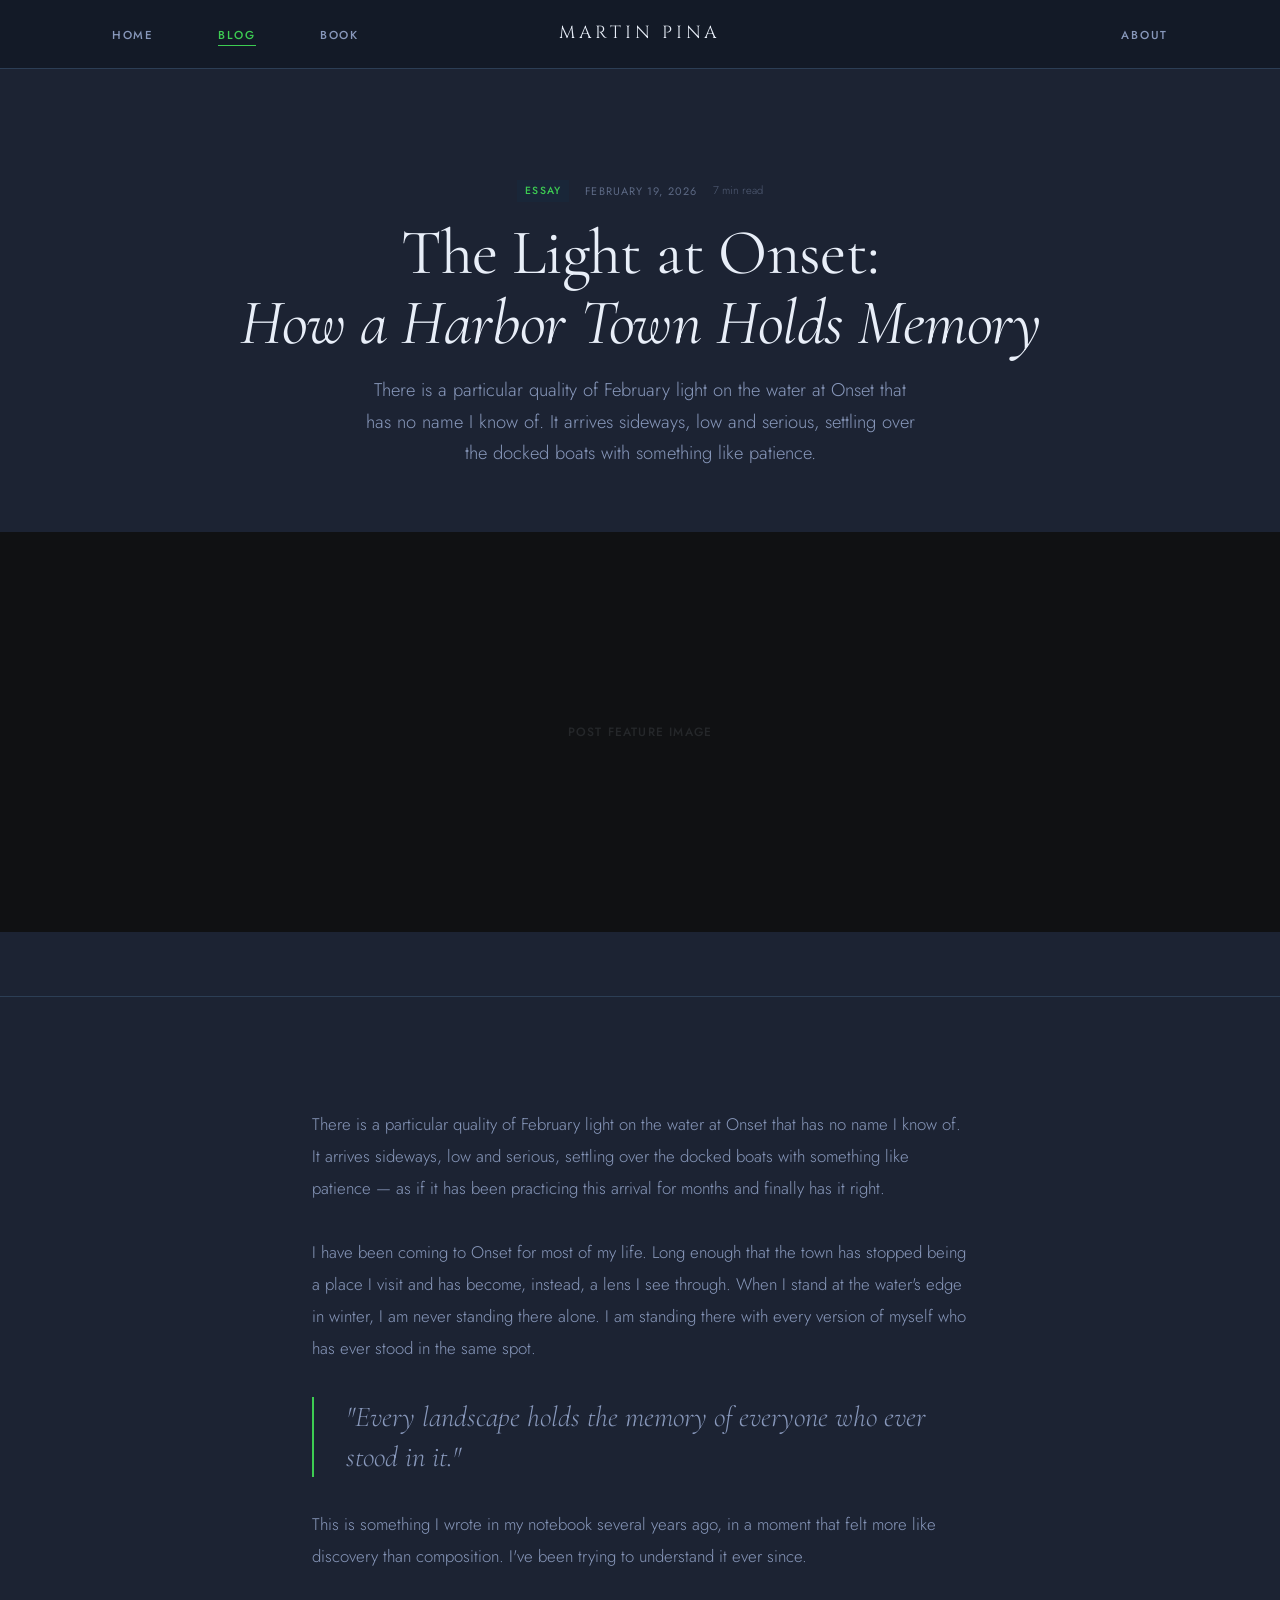
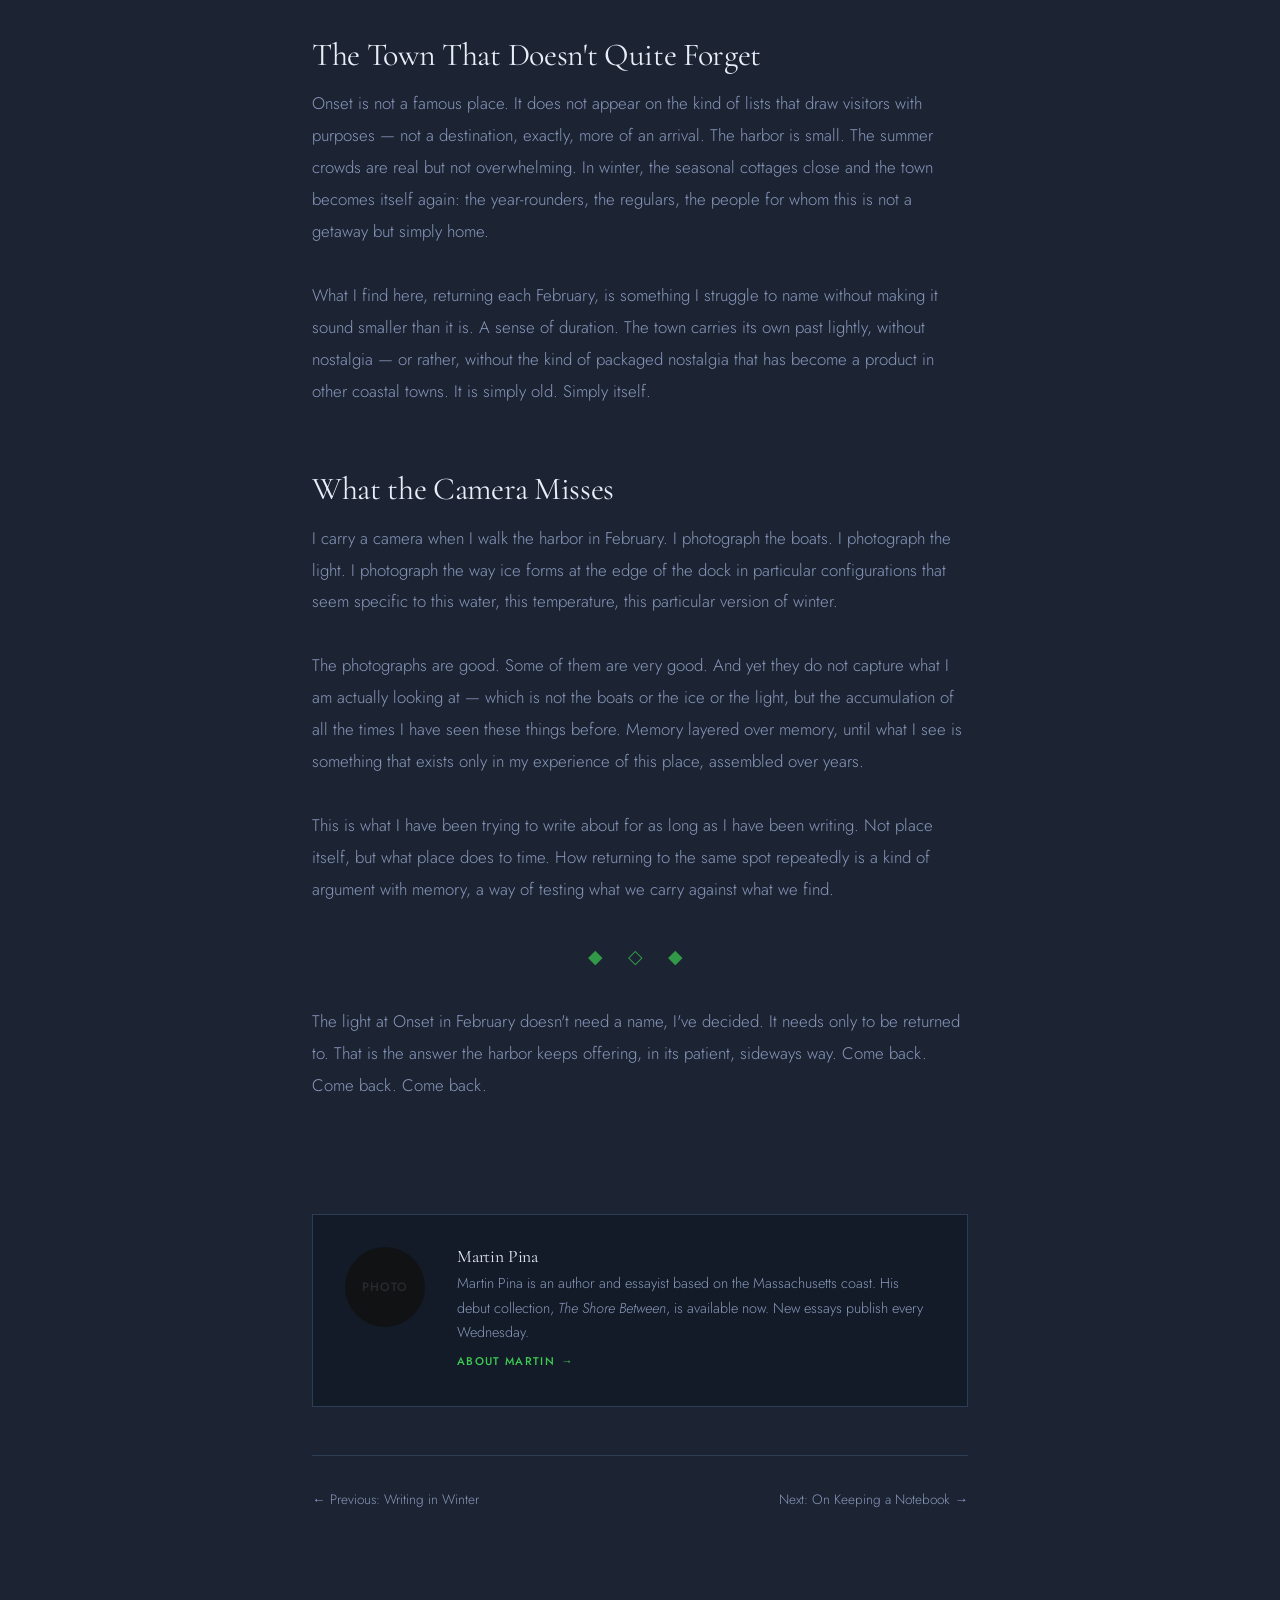
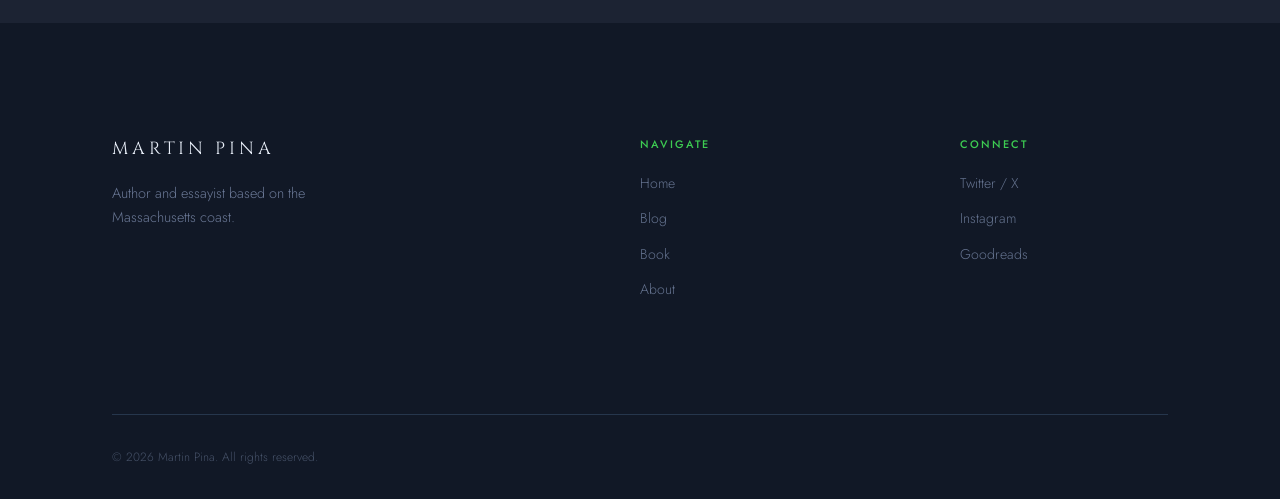
<file: blog/the-light-at-onset.html>
<!DOCTYPE html>
<html lang="en">
<head>
  <meta charset="UTF-8" />
  <meta name="viewport" content="width=device-width, initial-scale=1.0" />
  <title>The Light at Onset — Martin Pina</title>
  <meta name="description" content="There is a particular quality of February light on the water at Onset that has no name I know of." />
  <meta property="og:title" content="The Light at Onset: How a Harbor Town Holds Memory" />
  <meta property="og:description" content="There is a particular quality of February light on the water at Onset that has no name I know of." />
  <meta property="og:type" content="article" />
  <link rel="preconnect" href="https://fonts.googleapis.com" />
  <link rel="preconnect" href="https://fonts.gstatic.com" crossorigin />
  <link rel="stylesheet" href="../css/styles.css" />
  <script type="application/ld+json">
  {
    "@context": "https://schema.org",
    "@type": "BlogPosting",
    "headline": "The Light at Onset: How a Harbor Town Holds Memory",
    "author": { "@type": "Person", "name": "Martin Pina" },
    "datePublished": "2026-02-19",
    "description": "There is a particular quality of February light on the water at Onset that has no name I know of."
  }
  </script>
</head>
<body>

<div class="reading-progress" aria-hidden="true"></div>

<nav class="site-nav">
  <div class="nav-inner">
    <ul class="nav-links nav-left" role="list">
      <li><a href="../index.html">Home</a></li>
      <li><a href="index.html" class="active">Blog</a></li>
      <li><a href="../book.html">Book</a></li>
    </ul>
    <a href="../index.html" class="nav-logo">Martin Pina</a>
    <ul class="nav-links nav-right" role="list">
      <li><a href="../about.html">About</a></li>
    </ul>
    <button class="nav-menu-btn" aria-label="Toggle menu" aria-expanded="false">
      <span></span><span></span><span></span>
    </button>
  </div>
  <div class="nav-mobile" aria-label="Mobile navigation">
    <a href="../index.html">Home</a>
    <a href="index.html" class="active">Blog</a>
    <a href="../book.html">Book</a>
    <a href="../about.html">About</a>
  </div>
</nav>

<main>

  <section class="post-hero-section">
    <div class="container">
      <div class="post-meta">
        <span class="post-tag">Essay</span>
        <span class="post-date">February 19, 2026</span>
        <span class="read-time" style="opacity:0.5;font-size:0.7rem;">7 min read</span>
      </div>
      <h1 class="fade-up fade-up-1">The Light at Onset:<br><em>How a Harbor Town Holds Memory</em></h1>
      <p class="post-excerpt fade-up fade-up-2">
        There is a particular quality of February light on the water at Onset that has no name I know of.
        It arrives sideways, low and serious, settling over the docked boats with something like patience.
      </p>
    </div>
    <!-- Replace with actual post image -->
    <div class="post-hero-img img-placeholder" style="height:400px;">Post Feature Image</div>
  </section>

  <section class="post-body">
    <div class="content-container">
      <article class="post-content">

        <p>
          There is a particular quality of February light on the water at Onset that has no name I know of.
          It arrives sideways, low and serious, settling over the docked boats with something like patience —
          as if it has been practicing this arrival for months and finally has it right.
        </p>

        <p>
          I have been coming to Onset for most of my life. Long enough that the town has stopped being
          a place I visit and has become, instead, a lens I see through. When I stand at the water's edge
          in winter, I am never standing there alone. I am standing there with every version of myself
          who has ever stood in the same spot.
        </p>

        <blockquote>
          "Every landscape holds the memory of everyone who ever stood in it."
        </blockquote>

        <p>
          This is something I wrote in my notebook several years ago, in a moment that felt more like
          discovery than composition. I've been trying to understand it ever since.
        </p>

        <h2>The Town That Doesn't Quite Forget</h2>

        <p>
          Onset is not a famous place. It does not appear on the kind of lists that draw visitors with
          purposes — not a destination, exactly, more of an arrival. The harbor is small. The summer
          crowds are real but not overwhelming. In winter, the seasonal cottages close and the town
          becomes itself again: the year-rounders, the regulars, the people for whom this is not a
          getaway but simply home.
        </p>

        <p>
          What I find here, returning each February, is something I struggle to name without making
          it sound smaller than it is. A sense of duration. The town carries its own past lightly,
          without nostalgia — or rather, without the kind of packaged nostalgia that has become a
          product in other coastal towns. It is simply old. Simply itself.
        </p>

        <h2>What the Camera Misses</h2>

        <p>
          I carry a camera when I walk the harbor in February. I photograph the boats. I photograph
          the light. I photograph the way ice forms at the edge of the dock in particular configurations
          that seem specific to this water, this temperature, this particular version of winter.
        </p>

        <p>
          The photographs are good. Some of them are very good. And yet they do not capture what I
          am actually looking at — which is not the boats or the ice or the light, but the accumulation
          of all the times I have seen these things before. Memory layered over memory, until what I see
          is something that exists only in my experience of this place, assembled over years.
        </p>

        <p>
          This is what I have been trying to write about for as long as I have been writing. Not place
          itself, but what place does to time. How returning to the same spot repeatedly is a kind of
          argument with memory, a way of testing what we carry against what we find.
        </p>

        <div class="ornament" style="margin: 2rem 0;"></div>

        <p>
          The light at Onset in February doesn't need a name, I've decided. It needs only to be
          returned to. That is the answer the harbor keeps offering, in its patient, sideways way.
          Come back. Come back. Come back.
        </p>

      </article>

      <!-- Author Bio -->
      <div class="post-author-bio reveal">
        <!-- Replace with actual author photo -->
        <div class="post-author-photo img-placeholder" style="width:80px;height:80px;border-radius:50%;flex-shrink:0;">Photo</div>
        <div>
          <h4>Martin Pina</h4>
          <p>
            Martin Pina is an author and essayist based on the Massachusetts coast.
            His debut collection, <em>The Shore Between</em>, is available now.
            New essays publish every Wednesday.
          </p>
          <a href="../about.html" class="post-read-more" style="margin-top:0.5rem;display:inline-flex;">About Martin</a>
        </div>
      </div>

      <!-- Post Navigation -->
      <nav aria-label="Post navigation" style="display:flex;justify-content:space-between;margin-top:3rem;padding-top:2rem;border-top:1px solid var(--rule);">
        <a href="writing-in-winter.html" style="font-size:0.85rem;color:var(--ink-soft);">
          ← Previous: Writing in Winter
        </a>
        <a href="on-keeping-a-notebook.html" style="font-size:0.85rem;color:var(--ink-soft);">
          Next: On Keeping a Notebook →
        </a>
      </nav>
    </div>
  </section>

</main>

<footer class="site-footer">
  <div class="container">
    <div class="footer-inner">
      <div class="footer-brand">
        <a href="../index.html" class="nav-logo">Martin <span>Pina</span></a>
        <p>Author and essayist based on the Massachusetts coast.</p>
      </div>
      <div class="footer-col">
        <h5>Navigate</h5>
        <ul>
          <li><a href="../index.html">Home</a></li>
          <li><a href="index.html">Blog</a></li>
          <li><a href="../book.html">Book</a></li>
          <li><a href="../about.html">About</a></li>
        </ul>
      </div>
      <div class="footer-col">
        <h5>Connect</h5>
        <ul>
          <li><a href="#">Twitter / X</a></li>
          <li><a href="#">Instagram</a></li>
          <li><a href="#">Goodreads</a></li>
        </ul>
      </div>
    </div>
    <div class="footer-bottom">
      <span class="footer-copyright">© 2026 Martin Pina. All rights reserved.</span>
    </div>
  </div>
</footer>

<script src="../js/main.js"></script>
</body>
</html>
</file>
<file: css/styles.css>
/* ============================================================
   martinpina.com — Stylesheet
   Aesthetic: Cyber Thriller — dark navy, white, digital green
   ============================================================ */

@import url('https://fonts.googleapis.com/css2?family=Cinzel:wght@400;500&family=Cormorant+Garamond:ital,wght@0,300;0,400;0,500;0,600;1,300;1,400;1,600&family=Jost:wght@300;400;500&display=swap');

/* ── Variables ──────────────────────────────────────────── */
:root {
  --ink:        #e8eef8;
  --ink-soft:   #8898bb;
  --ivory:      #1c2333;
  --ivory-deep: #131b28;
  --amber:      #3dcc52;
  --amber-pale: #192638;
  --rule:       #2c3e55;
  --white:      #ffffff;

  --font-display: 'Cormorant Garamond', Georgia, serif;
  --font-logo:    'Cinzel', Georgia, serif;
  --font-body:    'Jost', sans-serif;

  --max-width: 1120px;
  --content-width: 720px;

  --spacing-xs:  0.5rem;
  --spacing-sm:  1rem;
  --spacing-md:  2rem;
  --spacing-lg:  4rem;
  --spacing-xl:  7rem;

  --transition: 0.3s cubic-bezier(0.25, 0.46, 0.45, 0.94);
}

/* ── Reset ──────────────────────────────────────────────── */
*, *::before, *::after { box-sizing: border-box; margin: 0; padding: 0; }
html { font-size: 16px; scroll-behavior: smooth; }
body {
  font-family: var(--font-body);
  font-weight: 300;
  background: var(--ivory);
  color: var(--ink);
  line-height: 1.7;
  -webkit-font-smoothing: antialiased;
}
img { max-width: 100%; display: block; }
a { color: inherit; text-decoration: none; }
ul { list-style: none; }

/* ── Utilities ──────────────────────────────────────────── */
.container { max-width: var(--max-width); margin: 0 auto; padding: 0 var(--spacing-md); }
.content-container { max-width: var(--content-width); margin: 0 auto; padding: 0 var(--spacing-md); }
.text-center { text-align: center; }
.sr-only { position: absolute; width: 1px; height: 1px; overflow: hidden; clip: rect(0,0,0,0); }

/* ── Typography ─────────────────────────────────────────── */
h1, h2, h3, h4 {
  font-family: var(--font-display);
  font-weight: 400;
  line-height: 1.1;
  letter-spacing: -0.01em;
}
h1 { font-size: clamp(3rem, 7vw, 6rem); }
h2 { font-size: clamp(2rem, 4vw, 3.5rem); }
h3 { font-size: clamp(1.5rem, 2.5vw, 2.2rem); }
h4 { font-size: 1.4rem; }
p { font-size: 1.05rem; }

.eyebrow {
  font-family: var(--font-body);
  font-size: 0.7rem;
  font-weight: 500;
  letter-spacing: 0.2em;
  text-transform: uppercase;
  color: var(--amber);
}

blockquote {
  font-family: var(--font-display);
  font-size: 1.8rem;
  font-style: italic;
  font-weight: 300;
  line-height: 1.4;
  color: var(--ink-soft);
  padding-left: var(--spacing-md);
  border-left: 2px solid var(--amber);
}

/* ── Horizontal Rule ────────────────────────────────────── */
.ornament {
  text-align: center;
  color: var(--amber);
  font-size: 1.2rem;
  letter-spacing: 0.5em;
  margin: var(--spacing-lg) 0;
  opacity: 0.7;
}
.ornament::before { content: '◆  ◇  ◆'; }

hr.rule {
  border: none;
  border-top: 1px solid var(--rule);
  margin: var(--spacing-lg) 0;
}

/* ── Buttons ────────────────────────────────────────────── */
.btn {
  display: inline-block;
  font-family: var(--font-body);
  font-size: 0.75rem;
  font-weight: 500;
  letter-spacing: 0.15em;
  text-transform: uppercase;
  padding: 0.9rem 2.2rem;
  transition: var(--transition);
  cursor: pointer;
  border: none;
}
.btn-dark {
  background: var(--amber-pale);
  color: var(--amber);
  border: 1px solid var(--rule);
}
.btn-dark:hover {
  background: var(--amber);
  color: var(--ivory);
}
.btn-outline {
  background: transparent;
  color: var(--ink);
  border: 1px solid var(--ink);
}
.btn-outline:hover {
  background: var(--ink);
  color: var(--ivory);
}
.btn-ghost {
  background: transparent;
  color: var(--amber);
  border: 1px solid var(--amber);
  padding: 0.7rem 1.8rem;
}
.btn-ghost:hover {
  background: var(--amber);
  color: var(--ivory);
}

/* ── Navigation ─────────────────────────────────────────── */
.site-nav {
  position: fixed;
  top: 0; left: 0; right: 0;
  z-index: 100;
  background: rgba(19, 27, 40, 0.95);
  backdrop-filter: blur(12px);
  -webkit-backdrop-filter: blur(12px);
  border-bottom: 1px solid var(--rule);
  transition: var(--transition);
}
.nav-inner {
  display: grid;
  grid-template-columns: 1fr auto 1fr;
  align-items: center;
  height: 68px;
  padding: 0 var(--spacing-md);
  max-width: var(--max-width);
  margin: 0 auto;
}
.nav-logo {
  font-family: var(--font-logo);
  font-size: 1.1rem;
  font-weight: 400;
  letter-spacing: 0.22em;
  text-transform: uppercase;
  color: var(--ink);
  text-align: center;
  transition: color var(--transition);
}
.nav-logo:hover { color: var(--amber); }

.nav-links {
  display: flex;
  gap: var(--spacing-lg);
  align-items: center;
}
.nav-left  { justify-content: flex-start; }
.nav-right { justify-content: flex-end; }

.nav-links a {
  font-size: 0.72rem;
  font-weight: 500;
  letter-spacing: 0.15em;
  text-transform: uppercase;
  color: var(--ink-soft);
  transition: color var(--transition);
  position: relative;
}
.nav-links a::after {
  content: '';
  position: absolute;
  bottom: -3px; left: 0;
  width: 0; height: 1px;
  background: var(--amber);
  transition: width var(--transition);
}
.nav-links a:hover { color: var(--ink); }
.nav-links a:hover::after { width: 100%; }
.nav-links a.active { color: var(--amber); }
.nav-links a.active::after { width: 100%; }

.nav-menu-btn {
  display: none;
  background: none;
  border: none;
  cursor: pointer;
  padding: 4px;
  flex-direction: column;
  gap: 5px;
  justify-self: end;
}
.nav-menu-btn span {
  display: block;
  width: 24px; height: 1px;
  background: var(--ink);
  transition: var(--transition);
}

/* mobile nav dropdown */
.nav-mobile {
  display: none;
  position: absolute;
  top: 68px; left: 0; right: 0;
  background: var(--ivory);
  border-bottom: 1px solid var(--rule);
  flex-direction: column;
  padding: var(--spacing-md);
  gap: var(--spacing-md);
  z-index: 99;
}
.nav-mobile.open { display: flex; }
.nav-mobile a {
  font-size: 0.72rem;
  font-weight: 500;
  letter-spacing: 0.15em;
  text-transform: uppercase;
  color: var(--ink-soft);
  transition: color var(--transition);
}
.nav-mobile a:hover { color: var(--ink); }
.nav-mobile a.active { color: var(--amber); }

/* mobile nav */
@media (max-width: 680px) {
  .nav-menu-btn { display: flex; }
  .nav-left, .nav-right { display: none; }
  .nav-inner { grid-template-columns: 1fr auto; }
}

/* ── Page Wrapper ────────────────────────────────────────── */
main { padding-top: 68px; }

/* ── HOME — Hero (full-bleed) ────────────────────────────── */
.hero {
  min-height: 85vh;
  position: relative;
  display: flex;
  align-items: center;
  justify-content: center;
  background-color: #111826;
  background-position: center;
  background-size: cover;
  background-repeat: no-repeat;
}
.hero::before {
  content: '';
  position: absolute;
  inset: 0;
  background: linear-gradient(to bottom, rgba(0,0,0,0.15), rgba(0,0,0,0.15));
}
.hero-content {
  position: relative;
  z-index: 1;
  text-align: center;
  padding: var(--spacing-xl) var(--spacing-md);
  max-width: 820px;
}
.hero-eyebrow { margin-bottom: var(--spacing-md); }
.hero-headline {
  margin-bottom: var(--spacing-sm);
  font-weight: 300;
}
.hero-headline em {
  font-style: italic;
  color: var(--amber);
  display: block;
  text-shadow: 0 0 20px rgba(61, 204, 82, 0.4);
}
.hero-sub {
  font-size: 1.15rem;
  color: rgba(232,238,248,0.8);
  max-width: 560px;
  margin: 0 auto var(--spacing-md);
  line-height: 1.8;
}
.hero-actions { display: flex; gap: var(--spacing-sm); flex-wrap: wrap; justify-content: center; }

@media (max-width: 680px) {
  .hero { min-height: 70vh; }
}

/* ── Section Headers ─────────────────────────────────────── */
.section-header {
  display: flex;
  align-items: baseline;
  justify-content: space-between;
  gap: var(--spacing-md);
  margin-bottom: var(--spacing-lg);
  padding-bottom: var(--spacing-sm);
  border-bottom: 1px solid var(--rule);
}
.section-header h2 { flex: 1; }
.section-link {
  font-size: 0.7rem;
  font-weight: 500;
  letter-spacing: 0.15em;
  text-transform: uppercase;
  color: var(--amber);
  white-space: nowrap;
  transition: opacity var(--transition);
}
.section-link:hover { opacity: 0.7; }

/* ── HOME — Featured Posts ───────────────────────────────── */
.featured-posts { padding: var(--spacing-xl) 0; }
.posts-grid {
  display: grid;
  grid-template-columns: 2fr 1fr 1fr;
  gap: 1.5px;
  background: var(--rule);
}
.post-card {
  background: var(--ivory);
  padding: var(--spacing-md);
  transition: background var(--transition);
  cursor: pointer;
}
.post-card:hover { background: var(--ivory-deep); }
.post-card-featured { padding: var(--spacing-lg) var(--spacing-md); }
.post-card-img {
  width: 100%; aspect-ratio: 16/9;
  object-fit: cover;
  margin-bottom: var(--spacing-md);
  filter: grayscale(80%) brightness(0.65);
}
.post-meta {
  display: flex;
  align-items: center;
  gap: var(--spacing-sm);
  margin-bottom: var(--spacing-sm);
}
.post-date {
  font-size: 0.68rem;
  font-weight: 400;
  letter-spacing: 0.1em;
  text-transform: uppercase;
  color: var(--ink-soft);
  opacity: 0.6;
}
.post-tag {
  font-size: 0.65rem;
  font-weight: 500;
  letter-spacing: 0.12em;
  text-transform: uppercase;
  color: var(--amber);
  background: var(--amber-pale);
  padding: 2px 8px;
}
.post-card h3 {
  font-size: 1.5rem;
  margin-bottom: 0.6rem;
  transition: color var(--transition);
}
.post-card:hover h3 { color: var(--amber); }
.post-card-sm h3 { font-size: 1.2rem; }
.post-excerpt {
  font-size: 0.95rem;
  color: var(--ink-soft);
  line-height: 1.7;
  margin-bottom: var(--spacing-sm);
}
.post-read-more {
  font-size: 0.7rem;
  font-weight: 500;
  letter-spacing: 0.12em;
  text-transform: uppercase;
  color: var(--amber);
  display: flex;
  align-items: center;
  gap: 6px;
}
.post-read-more::after { content: '→'; }

@media (max-width: 860px) {
  .posts-grid { grid-template-columns: 1fr; }
}

/* ── HOME — Book Feature ─────────────────────────────────── */
.book-feature {
  padding: var(--spacing-xl) 0;
  background: #111826;
  color: var(--ink);
}
.book-feature-inner {
  display: grid;
  grid-template-columns: auto 1fr;
  gap: var(--spacing-xl);
  align-items: center;
}
.book-cover-wrap {
  position: relative;
  flex-shrink: 0;
}
.book-cover {
  width: 280px;
  filter: grayscale(20%) brightness(0.85);
  box-shadow:
    -12px 12px 0 var(--amber),
    -24px 24px 40px rgba(0,0,0,0.8),
    0 0 40px rgba(61,204,82,0.15);
}
.book-badge {
  position: absolute;
  top: -16px; right: -16px;
  width: 80px; height: 80px;
  background: var(--amber);
  border-radius: 50%;
  display: flex;
  flex-direction: column;
  align-items: center;
  justify-content: center;
  font-size: 0.58rem;
  font-weight: 500;
  letter-spacing: 0.1em;
  text-transform: uppercase;
  color: var(--ivory);
  text-align: center;
  line-height: 1.3;
}
.book-feature-text .eyebrow { margin-bottom: var(--spacing-md); }
.book-feature-text h2 {
  color: var(--ink);
  margin-bottom: var(--spacing-sm);
}
.book-feature-text h2 em {
  font-style: italic;
  color: var(--amber);
  text-shadow: 0 0 20px rgba(61, 204, 82, 0.4);
}
.book-synopsis {
  font-size: 1.05rem;
  color: rgba(232,238,248,0.75);
  line-height: 1.8;
  margin-bottom: var(--spacing-md);
  max-width: 560px;
}
.book-buy-links { display: flex; gap: var(--spacing-sm); flex-wrap: wrap; }

@media (max-width: 760px) {
  .book-feature-inner { grid-template-columns: 1fr; text-align: center; }
  .book-cover { width: 200px; margin: 0 auto; }
  .book-buy-links { justify-content: center; }
}

/* ── HOME — Newsletter ───────────────────────────────────── */
.newsletter-section { padding: var(--spacing-xl) 0; }
.newsletter-inner {
  max-width: 580px;
  margin: 0 auto;
  text-align: center;
}
.newsletter-inner h2 { margin-bottom: 0.5rem; }
.newsletter-sub {
  color: var(--ink-soft);
  margin-bottom: var(--spacing-md);
}
.newsletter-form {
  display: flex;
  gap: 0;
  max-width: 440px;
  margin: 0 auto;
  border: 1px solid var(--amber);
}
.newsletter-form input {
  flex: 1;
  padding: 0.9rem 1.2rem;
  border: none;
  background: var(--ivory-deep);
  font-family: var(--font-body);
  font-size: 0.9rem;
  outline: none;
  color: var(--ink);
}
.newsletter-form button {
  white-space: nowrap;
}

/* ── BLOG Page ───────────────────────────────────────────── */
.page-hero {
  padding: var(--spacing-xl) 0 var(--spacing-lg);
  border-bottom: 1px solid var(--rule);
}
.page-hero h1 { margin-bottom: 0.5rem; }
.page-hero p { color: var(--ink-soft); font-size: 1.1rem; }

.blog-layout {
  display: grid;
  grid-template-columns: 1fr 300px;
  gap: var(--spacing-xl);
  padding: var(--spacing-xl) 0;
  align-items: start;
}
.blog-posts-list { display: flex; flex-direction: column; gap: 0; }
.blog-post-item {
  display: grid;
  grid-template-columns: 200px 1fr;
  gap: var(--spacing-md);
  padding: var(--spacing-md) 0;
  border-bottom: 1px solid var(--rule);
  transition: var(--transition);
}
.blog-post-item:hover .blog-post-title { color: var(--amber); }
.blog-post-thumb {
  aspect-ratio: 4/3;
  object-fit: cover;
  width: 100%;
  filter: grayscale(80%) brightness(0.65);
  transition: filter var(--transition);
}
.blog-post-item:hover .blog-post-thumb { filter: grayscale(60%) brightness(0.8); }
.blog-post-title {
  font-size: 1.5rem;
  margin-bottom: 0.4rem;
  transition: color var(--transition);
}
.blog-post-excerpt {
  font-size: 0.95rem;
  color: var(--ink-soft);
  line-height: 1.7;
  margin-bottom: 0.6rem;
}
.blog-post-footer {
  display: flex;
  align-items: center;
  justify-content: space-between;
}
.read-time {
  font-size: 0.68rem;
  color: var(--ink-soft);
  opacity: 0.5;
}

/* Blog Sidebar */
.blog-sidebar { position: sticky; top: 88px; }
.sidebar-section { margin-bottom: var(--spacing-lg); }
.sidebar-section h4 {
  font-size: 0.7rem;
  font-weight: 500;
  letter-spacing: 0.18em;
  text-transform: uppercase;
  margin-bottom: var(--spacing-sm);
  padding-bottom: 0.5rem;
  border-bottom: 1px solid var(--rule);
}
.sidebar-tags { display: flex; flex-wrap: wrap; gap: 6px; }
.sidebar-tag {
  font-size: 0.68rem;
  font-weight: 400;
  letter-spacing: 0.08em;
  padding: 4px 12px;
  background: var(--ivory-deep);
  color: var(--ink-soft);
  cursor: pointer;
  transition: var(--transition);
  border: 1px solid transparent;
}
.sidebar-tag:hover, .sidebar-tag.active {
  background: var(--amber-pale);
  border-color: var(--amber);
  color: var(--amber);
}
.sidebar-archive-list { display: flex; flex-direction: column; gap: 6px; }
.sidebar-archive-list a {
  font-size: 0.85rem;
  color: var(--ink-soft);
  transition: color var(--transition);
}
.sidebar-archive-list a:hover { color: var(--amber); }

@media (max-width: 760px) {
  .blog-layout { grid-template-columns: 1fr; }
  .blog-post-item { grid-template-columns: 1fr; }
  .blog-sidebar { position: static; }
}

/* ── BOOK Page ───────────────────────────────────────────── */
.book-hero {
  padding: var(--spacing-xl) 0;
  background: #111826;
  color: var(--ink);
}
.book-hero-inner {
  display: grid;
  grid-template-columns: auto 1fr;
  gap: var(--spacing-xl);
  align-items: start;
}
.book-hero-cover {
  width: 320px;
  filter: grayscale(20%) brightness(0.85);
  box-shadow:
    8px 16px 0 rgba(61,204,82,0.3),
    20px 30px 60px rgba(0,0,0,0.8),
    0 0 50px rgba(61,204,82,0.1);
}
.book-title { color: var(--ink); margin-bottom: 0.3rem; }
.book-subtitle {
  font-family: var(--font-display);
  font-size: 1.4rem;
  font-style: italic;
  color: var(--amber);
  margin-bottom: var(--spacing-md);
  text-shadow: 0 0 20px rgba(61, 204, 82, 0.4);
}
.book-description {
  font-size: 1.05rem;
  color: rgba(232,238,248,0.75);
  line-height: 1.9;
  margin-bottom: var(--spacing-md);
  max-width: 560px;
}
.book-retailers {
  display: flex;
  gap: var(--spacing-sm);
  flex-wrap: wrap;
  margin-bottom: var(--spacing-md);
}
.retailer-btn {
  display: flex;
  align-items: center;
  gap: 8px;
  padding: 0.75rem 1.5rem;
  border: 1px solid rgba(61,204,82,0.3);
  font-size: 0.75rem;
  font-weight: 500;
  letter-spacing: 0.1em;
  text-transform: uppercase;
  color: var(--ink);
  transition: var(--transition);
}
.retailer-btn:hover {
  background: var(--amber);
  border-color: var(--amber);
  color: var(--ivory);
}

.book-content-section { padding: var(--spacing-xl) 0; }
.book-reviews {
  display: grid;
  grid-template-columns: repeat(3, 1fr);
  gap: var(--spacing-md);
}
.review-card {
  background: var(--ivory-deep);
  padding: var(--spacing-md);
  position: relative;
  border: 1px solid var(--rule);
}
.review-card::before {
  content: '"';
  font-family: var(--font-display);
  font-size: 5rem;
  line-height: 1;
  color: var(--amber);
  opacity: 0.3;
  position: absolute;
  top: 8px; left: 16px;
}
.review-text {
  font-family: var(--font-display);
  font-style: italic;
  font-size: 1.05rem;
  line-height: 1.6;
  margin-bottom: 0.8rem;
  padding-top: var(--spacing-sm);
}
.review-author {
  font-size: 0.72rem;
  font-weight: 500;
  letter-spacing: 0.12em;
  text-transform: uppercase;
  color: var(--amber);
}

@media (max-width: 860px) {
  .book-hero-inner { grid-template-columns: 1fr; }
  .book-hero-cover { width: 220px; margin: 0 auto; }
  .book-reviews { grid-template-columns: 1fr; }
}

/* ── ABOUT Page ──────────────────────────────────────────── */
.about-hero {
  display: grid;
  grid-template-columns: 1fr 1fr;
  min-height: 60vh;
  align-items: center;
}
.about-hero-text {
  padding: var(--spacing-xl) var(--spacing-xl) var(--spacing-xl) var(--spacing-md);
}
.about-hero-img-wrap {
  height: 100%;
  min-height: 60vh;
  overflow: hidden;
  background: var(--ivory-deep);
}
.about-hero-img {
  width: 100%; height: 100%;
  object-fit: cover;
  filter: grayscale(80%) brightness(0.65);
}
.about-body { padding: var(--spacing-xl) 0; }
.about-grid {
  display: grid;
  grid-template-columns: 2fr 1fr;
  gap: var(--spacing-xl);
}
.about-prose { font-size: 1.08rem; line-height: 1.9; color: var(--ink-soft); }
.about-prose p { margin-bottom: var(--spacing-md); }
.about-prose p:last-child { margin-bottom: 0; }

.about-aside-section {
  margin-bottom: var(--spacing-lg);
  padding-bottom: var(--spacing-lg);
  border-bottom: 1px solid var(--rule);
}
.about-aside-section:last-child { border-bottom: none; }
.about-aside-section h4 {
  font-size: 0.7rem;
  font-weight: 500;
  letter-spacing: 0.15em;
  text-transform: uppercase;
  margin-bottom: var(--spacing-sm);
  color: var(--amber);
}
.pub-list { display: flex; flex-direction: column; gap: 8px; }
.pub-list li {
  font-size: 0.9rem;
  color: var(--ink-soft);
  padding-left: 12px;
  border-left: 2px solid var(--rule);
  transition: border-color var(--transition);
}
.pub-list li:hover { border-color: var(--amber); color: var(--ink); }
.social-links { display: flex; flex-direction: column; gap: 8px; }
.social-link {
  display: flex;
  align-items: center;
  gap: 10px;
  font-size: 0.85rem;
  color: var(--ink-soft);
  transition: color var(--transition);
}
.social-link:hover { color: var(--amber); }
.social-icon {
  width: 32px; height: 32px;
  background: var(--ivory-deep);
  display: flex; align-items: center; justify-content: center;
  font-size: 0.7rem;
  font-weight: 600;
  letter-spacing: 0.05em;
  border: 1px solid var(--rule);
  transition: background var(--transition);
}
.social-link:hover .social-icon { background: var(--amber-pale); }

@media (max-width: 860px) {
  .about-hero { grid-template-columns: 1fr; }
  .about-hero-img-wrap { min-height: 50vw; }
  .about-grid { grid-template-columns: 1fr; }
}

/* ── BLOG POST Page ──────────────────────────────────────── */
.post-hero-section {
  padding: var(--spacing-xl) 0 var(--spacing-lg);
  border-bottom: 1px solid var(--rule);
  text-align: center;
}
.post-hero-section .post-meta { justify-content: center; }
.post-hero-section h1 {
  font-size: clamp(2.5rem, 5vw, 5rem);
  max-width: 800px;
  margin: var(--spacing-sm) auto;
}
.post-hero-section .post-excerpt {
  max-width: 560px;
  margin: 0 auto var(--spacing-md);
  font-size: 1.15rem;
}
.post-hero-img {
  width: 100%;
  max-height: 480px;
  object-fit: cover;
  filter: grayscale(80%) brightness(0.65);
  margin-top: var(--spacing-lg);
}
.post-body {
  padding: var(--spacing-xl) 0;
}
.post-content { font-size: 1.1rem; line-height: 1.9; color: var(--ink-soft); }
.post-content h2 {
  font-size: 2rem;
  margin: var(--spacing-lg) 0 var(--spacing-sm);
  color: var(--ink);
}
.post-content h3 {
  font-size: 1.5rem;
  margin: var(--spacing-md) 0 var(--spacing-sm);
  color: var(--ink);
}
.post-content p { margin-bottom: var(--spacing-md); }
.post-content blockquote { margin: var(--spacing-md) 0; }
.post-author-bio {
  margin-top: var(--spacing-xl);
  padding: var(--spacing-md);
  background: var(--ivory-deep);
  border: 1px solid var(--rule);
  display: flex;
  gap: var(--spacing-md);
  align-items: flex-start;
}
.post-author-photo {
  width: 80px; height: 80px;
  border-radius: 50%;
  object-fit: cover;
  flex-shrink: 0;
  filter: grayscale(80%) brightness(0.7);
}
.post-author-bio h4 { font-size: 1.1rem; margin-bottom: 0.3rem; }
.post-author-bio p { font-size: 0.9rem; color: var(--ink-soft); }

/* ── Footer ──────────────────────────────────────────────── */
.site-footer {
  background: #111826;
  color: var(--ink);
  padding: var(--spacing-xl) 0 var(--spacing-md);
}
.footer-inner {
  display: grid;
  grid-template-columns: 2fr 1fr 1fr;
  gap: var(--spacing-xl);
  margin-bottom: var(--spacing-xl);
}
.footer-brand .nav-logo { display: inline-block; margin-bottom: var(--spacing-sm); }
.footer-brand p {
  font-size: 0.9rem;
  color: rgba(136,152,187,0.75);
  max-width: 280px;
  line-height: 1.7;
}
.footer-col h5 {
  font-family: var(--font-body);
  font-size: 0.68rem;
  font-weight: 500;
  letter-spacing: 0.18em;
  text-transform: uppercase;
  color: var(--amber);
  margin-bottom: var(--spacing-sm);
}
.footer-col ul { display: flex; flex-direction: column; gap: 8px; }
.footer-col ul a {
  font-size: 0.88rem;
  color: rgba(136,152,187,0.7);
  transition: color var(--transition);
}
.footer-col ul a:hover { color: var(--ink); }
.footer-bottom {
  padding-top: var(--spacing-md);
  border-top: 1px solid rgba(44,62,85,0.8);
  display: flex;
  justify-content: space-between;
  align-items: center;
  gap: var(--spacing-md);
}
.footer-copyright { font-size: 0.75rem; color: rgba(136,152,187,0.45); }
.footer-legal { display: flex; gap: var(--spacing-md); }
.footer-legal a {
  font-size: 0.72rem;
  color: rgba(136,152,187,0.45);
  transition: color var(--transition);
}
.footer-legal a:hover { color: rgba(136,152,187,0.8); }

@media (max-width: 680px) {
  .footer-inner { grid-template-columns: 1fr; gap: var(--spacing-lg); }
  .footer-bottom { flex-direction: column; text-align: center; }
}

/* ── Animations ──────────────────────────────────────────── */
@keyframes fadeUp {
  from { opacity: 0; transform: translateY(24px); }
  to   { opacity: 1; transform: translateY(0); }
}
.fade-up {
  opacity: 0;
  animation: fadeUp 0.7s ease forwards;
}
.fade-up-1 { animation-delay: 0.1s; }
.fade-up-2 { animation-delay: 0.2s; }
.fade-up-3 { animation-delay: 0.35s; }
.fade-up-4 { animation-delay: 0.5s; }
.fade-up-5 { animation-delay: 0.65s; }

/* Intersection Observer reveal */
.reveal {
  opacity: 0;
  transform: translateY(30px);
  transition: opacity 0.8s ease, transform 0.8s ease;
}
.reveal.visible {
  opacity: 1;
  transform: none;
}

/* ── Reading Progress Bar ───────────────────────────────── */
.reading-progress {
  position: fixed;
  top: 68px; left: 0;
  height: 2px;
  background: var(--amber);
  width: 0%;
  z-index: 99;
  box-shadow: 0 0 8px rgba(61,204,82,0.6);
  transition: width 0.1s linear;
}

/* ── Placeholder visuals ────────────────────────────────── */
.img-placeholder {
  background: var(--ivory-deep);
  display: flex;
  align-items: center;
  justify-content: center;
  color: var(--rule);
  font-size: 0.75rem;
  font-weight: 500;
  letter-spacing: 0.1em;
  text-transform: uppercase;
}
</file>
